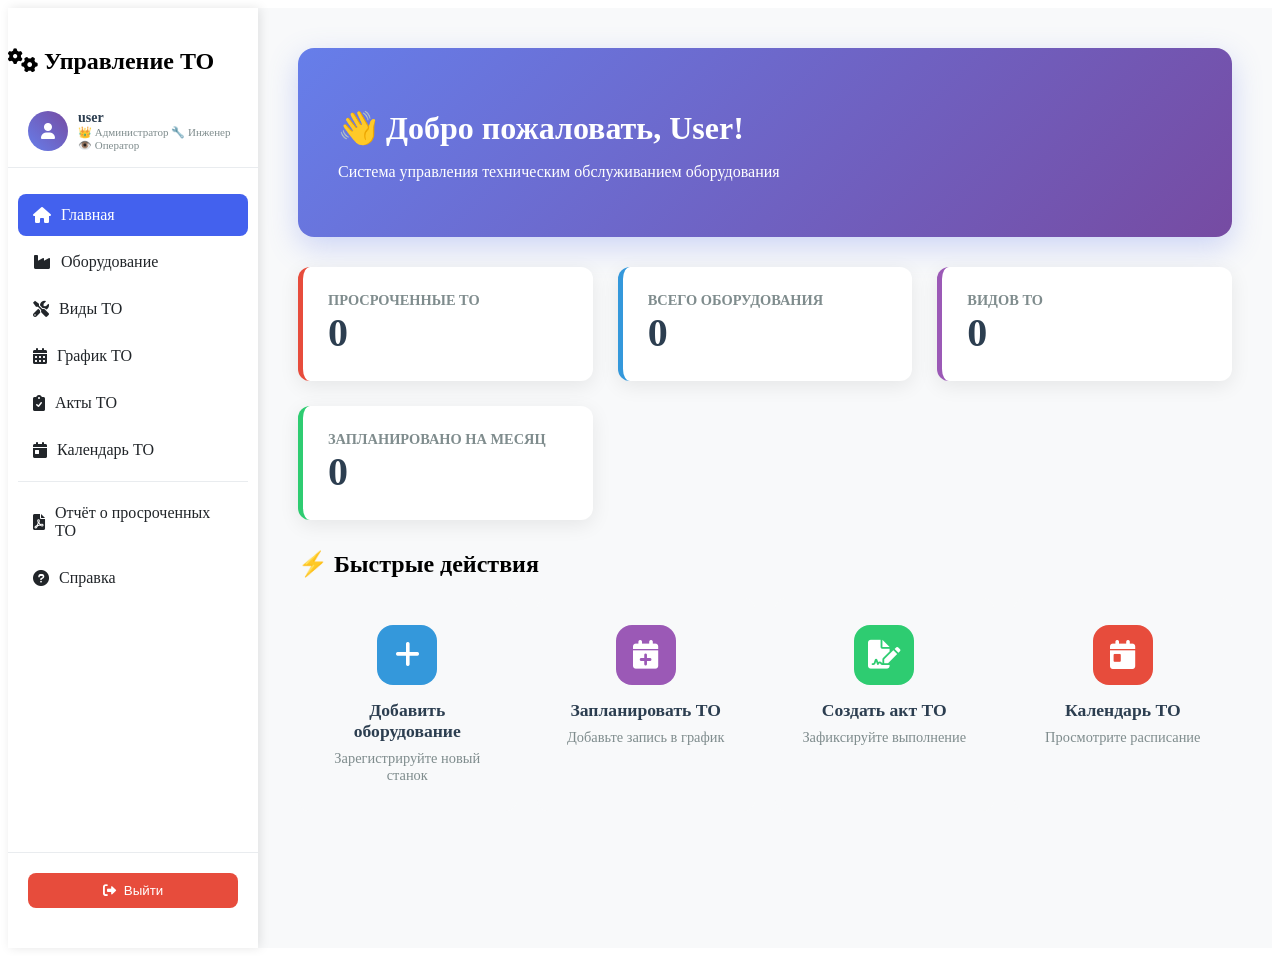
<file: src/main/resources/templates/index.html>
<!-- src/main/resources/templates/index.html -->
<!DOCTYPE html>
<html xmlns:th="http://www.thymeleaf.org"
      xmlns:sec="http://www.thymeleaf.org/extras/spring-security">
<head>
    <meta charset="UTF-8">
    <meta name="viewport" content="width=device-width, initial-scale=1.0">
    <title>Панель управления ТО | Система ТО</title>
    <link rel="stylesheet" th:href="@{/css/style.css}">
    <link rel="stylesheet" href="https://cdnjs.cloudflare.com/ajax/libs/font-awesome/6.0.0/css/all.min.css">
    <style>
        .sidebar {
            width: 250px;
            background: rgba(255, 255, 255, 0.95);
            padding: 20px 0;
            position: fixed;
            height: 100vh;
            overflow-y: auto;
            box-shadow: 2px 0 10px rgba(0,0,0,0.1);
            display: flex;
            flex-direction: column;
        }

        .nav-menu {
            list-style: none;
            padding: 0 10px;
            flex: 1;
        }

        .nav-menu li {
            margin-bottom: 5px;
        }

        .nav-menu a {
            display: flex;
            align-items: center;
            gap: 10px;
            padding: 12px 15px;
            color: #212529;
            text-decoration: none;
            border-radius: 8px;
            transition: all 0.3s;
            font-weight: 500;
        }

        .nav-menu a:hover {
            background: #f0f2ff;
            color: #4361ee;
        }

        .nav-menu a.active {
            background: #4361ee;
            color: white;
        }

        .main-content {
            flex: 1;
            margin-left: 250px;
            padding: 20px;
            background: #f8f9fa;
            min-height: 100vh;
        }

        .dashboard {
            padding: 20px;
        }

        .welcome-section {
            background: linear-gradient(135deg, #667eea 0%, #764ba2 100%);
            color: white;
            padding: 40px;
            border-radius: 16px;
            margin-bottom: 30px;
            box-shadow: 0 10px 30px rgba(102, 126, 234, 0.3);
        }

        .welcome-section h1 {
            font-size: 2rem;
            margin-bottom: 10px;
        }

        .stats-grid {
            display: grid;
            grid-template-columns: repeat(auto-fit, minmax(250px, 1fr));
            gap: 25px;
            margin-bottom: 30px;
        }

        .stat-card {
            background: white;
            padding: 25px;
            border-radius: 12px;
            box-shadow: 0 5px 20px rgba(0,0,0,0.08);
            border-left: 5px solid;
        }

        .stat-card.overdue { border-left-color: #e74c3c; }
        .stat-card.machines { border-left-color: #3498db; }
        .stat-card.types { border-left-color: #9b59b6; }
        .stat-card.schedule { border-left-color: #2ecc71; }

        .stat-value {
            font-size: 2.5rem;
            font-weight: 700;
            color: #2c3e50;
        }

        .stat-title {
            font-size: 0.9rem;
            color: #7f8c8d;
            text-transform: uppercase;
            font-weight: 600;
        }

        .actions-grid {
            display: grid;
            grid-template-columns: repeat(auto-fit, minmax(200px, 1fr));
            gap: 20px;
        }

        .action-card {
            background: #f8f9fa;
            padding: 25px;
            border-radius: 12px;
            text-align: center;
            text-decoration: none;
            color: inherit;
            transition: all 0.3s;
            border: 2px solid transparent;
            display: block;
        }

        .action-card:hover {
            background: white;
            border-color: #3498db;
            transform: translateY(-3px);
            box-shadow: 0 8px 25px rgba(52, 152, 219, 0.2);
        }

        .action-icon {
            width: 60px;
            height: 60px;
            margin: 0 auto 15px;
            border-radius: 16px;
            display: flex;
            align-items: center;
            justify-content: center;
            font-size: 1.8rem;
            color: white;
        }

        .action-card:nth-child(1) .action-icon { background: #3498db; }
        .action-card:nth-child(2) .action-icon { background: #9b59b6; }
        .action-card:nth-child(3) .action-icon { background: #2ecc71; }
        .action-card:nth-child(4) .action-icon { background: #e74c3c; }

        .action-title {
            font-size: 1.1rem;
            font-weight: 600;
            color: #2c3e50;
            margin-bottom: 8px;
        }

        .action-desc {
            font-size: 0.9rem;
            color: #7f8c8d;
        }

        /* Выпадающее меню отчётов */
        .submenu {
            display: none;
            padding-left: 25px;
        }

        .submenu a {
            font-size: 13px !important;
            padding: 8px 10px !important;
        }

        .submenu.show {
            display: block;
        }

        @media (max-width: 768px) {
            .sidebar {
                position: relative;
                width: 100%;
                height: auto;
                padding: 10px;
            }

            .nav-menu {
                display: flex;
                flex-wrap: wrap;
                gap: 5px;
                padding: 0 5px;
            }

            .nav-menu li {
                margin-bottom: 0;
            }

            .nav-menu a {
                padding: 8px 12px;
                font-size: 13px;
                gap: 5px;
                white-space: nowrap;
            }

            .main-content {
                margin-left: 0;
                padding: 10px;
            }

            .welcome-section {
                padding: 20px;
            }

            .welcome-section h1 {
                font-size: 1.3rem;
            }

            .stats-grid {
                grid-template-columns: 1fr 1fr;
                gap: 10px;
            }

            .stat-card {
                padding: 15px;
            }

            .stat-value {
                font-size: 1.5rem;
            }

            .stat-title {
                font-size: 0.75rem;
            }

            .actions-grid {
                grid-template-columns: 1fr 1fr;
                gap: 10px;
            }

            .action-card {
                padding: 15px;
            }

            .action-icon {
                width: 40px;
                height: 40px;
                font-size: 1.2rem;
                border-radius: 12px;
            }

            .action-title {
                font-size: 0.9rem;
            }

            .action-desc {
                font-size: 0.75rem;
            }

            .btn {
                width: 100%;
                justify-content: center;
                padding: 12px;
                font-size: 16px;
            }
        }
    </style>
</head>
<body>
<div class="container">
    <div class="sidebar">
        <h2><i class="fas fa-cogs"></i> Управление ТО</h2>

        <!-- Информация о пользователе -->
        <div style="padding: 15px 20px; border-bottom: 1px solid #e9ecef; margin-bottom: 10px;">
            <div style="display: flex; align-items: center; gap: 10px;">
                <div style="width: 40px; height: 40px; background: linear-gradient(45deg, #667eea, #764ba2); border-radius: 50%; display: flex; align-items: center; justify-content: center; color: white; font-size: 16px;">
                    <i class="fas fa-user"></i>
                </div>
                <div style="flex: 1; min-width: 0;">
                    <div style="font-size: 14px; font-weight: 600; color: #2c3e50; white-space: nowrap; overflow: hidden; text-overflow: ellipsis;">
                        <span sec:authentication="name">user</span>
                    </div>
                    <div style="font-size: 11px; color: #7f8c8d;">
                        <span sec:authorize="hasRole('ROLE_ADMIN')">👑 Администратор</span>
                        <span sec:authorize="hasRole('ROLE_ENGINEER')">🔧 Инженер</span>
                        <span sec:authorize="hasRole('ROLE_OPERATOR')">👁️ Оператор</span>
                    </div>
                </div>
            </div>
        </div>

        <ul class="nav-menu">
            <li><a class="active" href="/"><i class="fas fa-home"></i> Главная</a></li>
            <li><a href="/machines"><i class="fas fa-industry"></i> Оборудование</a></li>
            <li><a href="/maintenance-types"><i class="fas fa-tools"></i> Виды ТО</a></li>
            <li><a href="/schedule"><i class="fas fa-calendar-alt"></i> График ТО</a></li>
            <li><a href="/maintenance-acts"><i class="fas fa-clipboard-check"></i> Акты ТО</a></li>
            <li><a href="/calendar"><i class="fas fa-calendar-day"></i> Календарь ТО</a></li>

            <li sec:authorize="hasAnyRole('ROLE_ADMIN', 'ROLE_ENGINEER')"
                style="border-top:1px solid #e9ecef; margin-top:10px; padding-top:10px;">
                <a href="/reports/overdue">
                    <i class="fas fa-file-pdf"></i> Отчёт о просроченных ТО
                </a>
            </li>

            <li><a href="/help"><i class="fas fa-question-circle"></i> Справка</a></li>
        </ul>

        <!-- Кнопка выхода -->
        <div style="padding: 20px; border-top: 1px solid #e9ecef;">
            <form th:action="@{/logout}" method="post">
                <button type="submit" style="width: 100%; padding: 10px; background: #e74c3c; color: white; border: none; border-radius: 8px; cursor: pointer; display: flex; align-items: center; justify-content: center; gap: 8px;">
                    <i class="fas fa-sign-out-alt"></i> Выйти
                </button>
            </form>
        </div>
    </div>

    <div class="main-content">
        <div class="dashboard">
            <div class="welcome-section">
                <h1>👋 Добро пожаловать, <span sec:authentication="name">User</span>!</h1>
                <p>Система управления техническим обслуживанием оборудования</p>
            </div>

            <div class="stats-grid">
                <div class="stat-card overdue">
                    <div class="stat-title">Просроченные ТО</div>
                    <div class="stat-value" th:text="${overdueCount}">0</div>
                </div>
                <div class="stat-card machines">
                    <div class="stat-title">Всего оборудования</div>
                    <div class="stat-value" th:text="${machineCount}">0</div>
                </div>
                <div class="stat-card types">
                    <div class="stat-title">Видов ТО</div>
                    <div class="stat-value" th:text="${typesCount}">0</div>
                </div>
                <div class="stat-card schedule">
                    <div class="stat-title">Запланировано на месяц</div>
                    <div class="stat-value" th:text="${scheduledCount}">0</div>
                </div>
            </div>

            <h2 style="margin-bottom: 20px;">⚡ Быстрые действия</h2>
            <div class="actions-grid">
                <a href="/machines" class="action-card">
                    <div class="action-icon"><i class="fas fa-plus"></i></div>
                    <div class="action-title">Добавить оборудование</div>
                    <div class="action-desc">Зарегистрируйте новый станок</div>
                </a>
                <a href="/schedule" class="action-card">
                    <div class="action-icon"><i class="fas fa-calendar-plus"></i></div>
                    <div class="action-title">Запланировать ТО</div>
                    <div class="action-desc">Добавьте запись в график</div>
                </a>
                <a href="/maintenance-acts" class="action-card">
                    <div class="action-icon"><i class="fas fa-file-signature"></i></div>
                    <div class="action-title">Создать акт ТО</div>
                    <div class="action-desc">Зафиксируйте выполнение</div>
                </a>
                <a href="/calendar" class="action-card">
                    <div class="action-icon"><i class="fas fa-calendar-day"></i></div>
                    <div class="action-title">Календарь ТО</div>
                    <div class="action-desc">Просмотрите расписание</div>
                </a>
            </div>
        </div>
    </div>
</div>


</body>
</html>
</file>
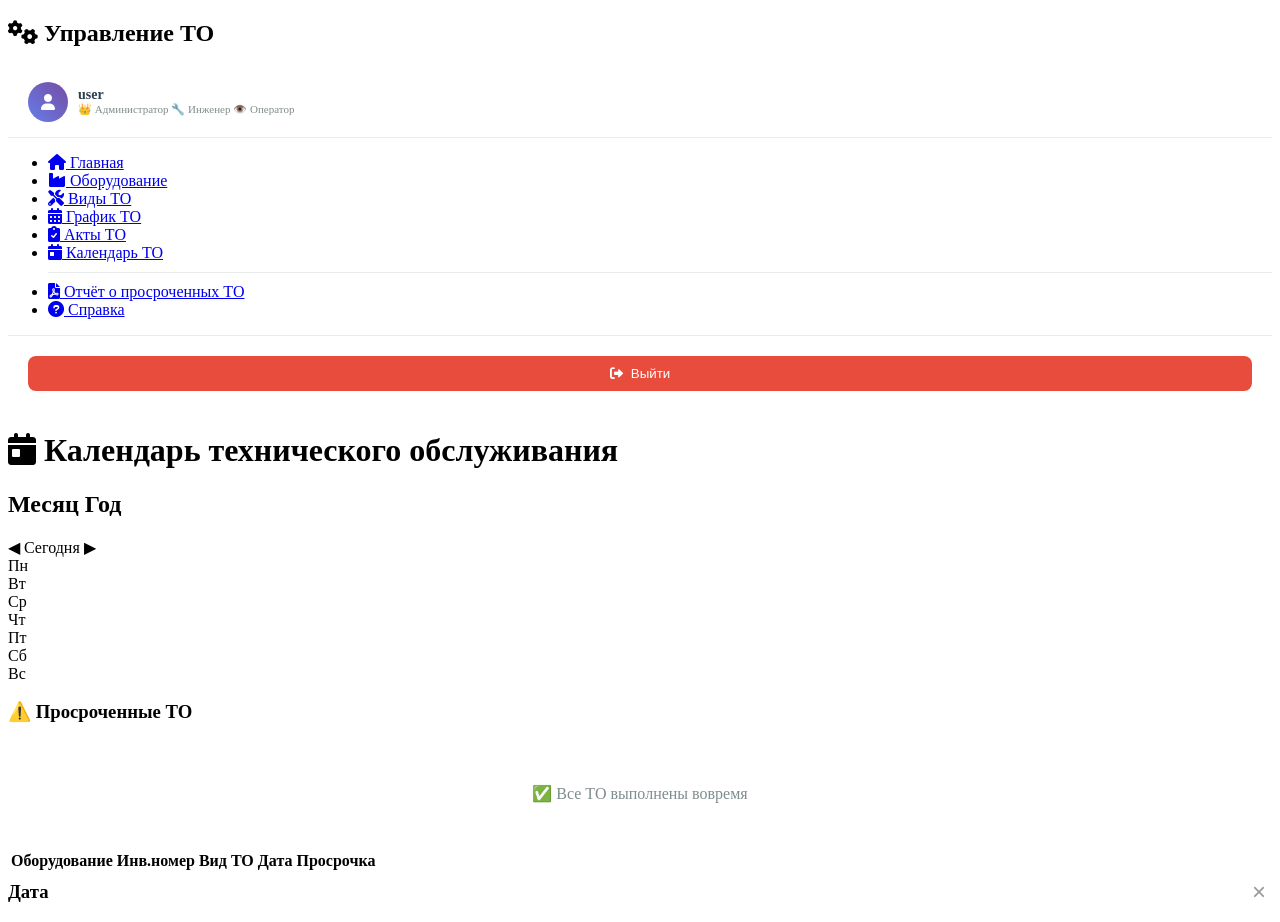
<file: src/main/resources/templates/calendar.html>
<!-- src/main/resources/templates/calendar.html -->
<!DOCTYPE html>
<html xmlns:th="http://www.thymeleaf.org"
      xmlns:sec="http://www.thymeleaf.org/extras/spring-security">
<head>
    <meta charset="UTF-8">
    <meta name="viewport" content="width=device-width, initial-scale=1.0">
    <title>Календарь ТО | Система ТО</title>
    <link rel="stylesheet" th:href="@{/css/style.css}">
    <link rel="stylesheet" th:href="@{/css/buttons.css}">
    <link rel="stylesheet" href="https://cdnjs.cloudflare.com/ajax/libs/font-awesome/6.0.0/css/all.min.css">

</head>
<body>
<div class="container">
    <!-- Боковое меню -->
    <div class="sidebar">
        <h2><i class="fas fa-cogs"></i> Управление ТО</h2>

        <div style="padding: 15px 20px; border-bottom: 1px solid #e9ecef; margin-bottom: 10px;">
            <div style="display: flex; align-items: center; gap: 10px;">
                <div style="width: 40px; height: 40px; background: linear-gradient(45deg, #667eea, #764ba2); border-radius: 50%; display: flex; align-items: center; justify-content: center; color: white; font-size: 16px;">
                    <i class="fas fa-user"></i>
                </div>
                <div>
                    <div style="font-size: 14px; font-weight: 600; color: #2c3e50;" sec:authentication="name">user</div>
                    <div style="font-size: 11px; color: #7f8c8d;">
                        <span sec:authorize="hasRole('ROLE_ADMIN')">👑 Администратор</span>
                        <span sec:authorize="hasRole('ROLE_ENGINEER')">🔧 Инженер</span>
                        <span sec:authorize="hasRole('ROLE_OPERATOR')">👁️ Оператор</span>
                    </div>
                </div>
            </div>
        </div>

        <ul class="nav-menu">
            <li><a href="/"><i class="fas fa-home"></i> Главная</a></li>
            <li><a href="/machines"><i class="fas fa-industry"></i> Оборудование</a></li>
            <li><a href="/maintenance-types"><i class="fas fa-tools"></i> Виды ТО</a></li>
            <li><a href="/schedule"><i class="fas fa-calendar-alt"></i> График ТО</a></li>
            <li><a href="/maintenance-acts"><i class="fas fa-clipboard-check"></i> Акты ТО</a></li>
            <li><a class="active" href="/calendar"><i class="fas fa-calendar-day"></i> Календарь ТО</a></li>
            <!-- Отчёты (только для ADMIN и ENGINEER) -->
            <!-- Отчёт (только для ADMIN и ENGINEER) -->
            <li sec:authorize="hasAnyRole('ROLE_ADMIN', 'ROLE_ENGINEER')"
                style="border-top:1px solid #e9ecef; margin-top:10px; padding-top:10px;">
                <a href="/reports/overdue">
                    <i class="fas fa-file-pdf"></i> Отчёт о просроченных ТО
                </a>
            </li>
            <li><a href="/help"><i class="fas fa-question-circle"></i> Справка</a></li>
        </ul>

        <div style="padding: 20px; border-top: 1px solid #e9ecef;">
            <form th:action="@{/logout}" method="post">
                <button type="submit" style="width: 100%; padding: 10px; background: #e74c3c; color: white; border: none; border-radius: 8px; cursor: pointer; display: flex; align-items: center; justify-content: center; gap: 8px;">
                    <i class="fas fa-sign-out-alt"></i> Выйти
                </button>
            </form>
        </div>
    </div>

    <div class="main-content">
        <header>
            <h1><i class="fas fa-calendar-day"></i> Календарь технического обслуживания</h1>
        </header>

        <div class="calendar-container">
            <div class="calendar-header">
                <h2 th:text="${monthName + ' ' + year}">Месяц Год</h2>
                <div class="month-nav">
                    <a th:href="@{/calendar(year=${prevMonth}, month=${prevMonthNum})}" class="nav-btn">◀</a>
                    <a th:href="@{/calendar}" class="today-btn">Сегодня</a>
                    <a th:href="@{/calendar(year=${nextMonth}, month=${nextMonthNum})}" class="nav-btn">▶</a>
                </div>
            </div>

            <div class="week-days">
                <div class="week-day">Пн</div><div class="week-day">Вт</div>
                <div class="week-day">Ср</div><div class="week-day">Чт</div>
                <div class="week-day">Пт</div><div class="week-day">Сб</div>
                <div class="week-day">Вс</div>
            </div>

            <div class="calendar-days">
                <th:block th:each="week : ${calendarWeeks}">
                    <div th:each="day : ${week}"
                         th:class="'day-cell' +
                                 (${day.monthValue != month} ? ' other-month' : '') +
                                 (${day.equals(today)} ? ' today' : '') +
                                 (${calendarData.containsKey(day)} ? ' has-maintenance' : '')"
                         th:data-date="${day}">
                        <div class="day-number" th:text="${day.dayOfMonth}"></div>
                        <div class="maintenance-list">
                            <th:block th:if="${calendarData.containsKey(day)}">
                                <div th:each="m : ${calendarData.get(day)}" class="maintenance-item" th:text="${m}"></div>
                            </th:block>
                        </div>
                    </div>
                </th:block>
            </div>
        </div>

        <div class="overdue-section">
            <h3 style="margin-bottom: 15px;">⚠️ Просроченные ТО</h3>
            <div th:if="${overdue == null or overdue.empty}" style="text-align:center;padding:30px;color:#7f8c8d;">
                <p>✅ Все ТО выполнены вовремя</p>
            </div>
            <div th:if="${overdue != null and not overdue.empty}" style="overflow-x:auto;">
                <table class="overdue-table">
                    <thead>
                    <tr>
                        <th>Оборудование</th>
                        <th>Инв.номер</th>
                        <th>Вид ТО</th>
                        <th>Дата</th>
                        <th>Просрочка</th>
                    </tr>
                    </thead>
                    <tbody>
                    <tr th:each="item : ${overdue}">
                        <td th:text="${item.machine}"></td>
                        <td th:text="${item.invNumber}"></td>
                        <td th:text="${item.type}"></td>
                        <td th:text="${item.dueDate}"></td>
                        <td><span class="days-overdue" th:text="${item.daysOverdue + ' дн.'}"></span></td>
                    </tr>
                    </tbody>
                </table>
            </div>
        </div>
    </div>
</div>

<!-- Модальное окно -->
<div id="dayModal" class="day-modal">
    <div class="day-modal-content">
        <div style="display:flex; justify-content:space-between; align-items:center; margin-bottom:15px;">
            <h3 id="modalTitle" style="margin:0;">Дата</h3>
            <button onclick="closeModal()" style="background:none; border:none; font-size:24px; cursor:pointer; color:#999;">&times;</button>
        </div>
        <div id="modalContent"></div>
    </div>
</div>

<!-- Нижнее мобильное меню -->
<div class="bottom-nav" style="display:none;">
    <div class="nav-grid">
        <a href="/"><i class="fas fa-home"></i><span>Главная</span></a>
        <a href="/machines"><i class="fas fa-industry"></i><span>Оборуд.</span></a>
        <a href="/maintenance-types"><i class="fas fa-tools"></i><span>Виды ТО</span></a>
        <a href="/schedule"><i class="fas fa-calendar-alt"></i><span>График</span></a>
        <a href="/calendar" class="active"><i class="fas fa-calendar-day"></i><span>Календарь</span></a>
        <a href="/help"><i class="fas fa-question-circle"></i><span>Справка</span></a>
    </div>
</div>

<script>
    // Клик по ячейке календаря
    document.querySelectorAll('.day-cell.has-maintenance').forEach(function(cell) {
        cell.addEventListener('click', function() {
            var date = this.getAttribute('data-date');
            var items = this.querySelectorAll('.maintenance-item');
            var events = [];
            items.forEach(function(item) {
                events.push(item.textContent.trim());
            });

            document.getElementById('modalTitle').textContent = '📅 ' + date;

            if (events.length > 0) {
                var html = '';
                events.forEach(function(e) {
                    html += '<div style="background:#f8f9fa; padding:12px; margin-bottom:6px; border-radius:8px; border-left:4px solid #f39c12;">' + e + '</div>';
                });
                document.getElementById('modalContent').innerHTML = html;
            } else {
                document.getElementById('modalContent').innerHTML = '<div style="text-align:center; padding:20px; color:#7f8c8d;">Нет запланированных ТО</div>';
            }

            document.getElementById('dayModal').style.display = 'flex';
        });
    });

    function closeModal() {
        document.getElementById('dayModal').style.display = 'none';
    }

    // Закрытие по клику на фон
    document.getElementById('dayModal').addEventListener('click', function(e) {
        if (e.target === this) closeModal();
    });
</script>

</body>
</html>
</file>
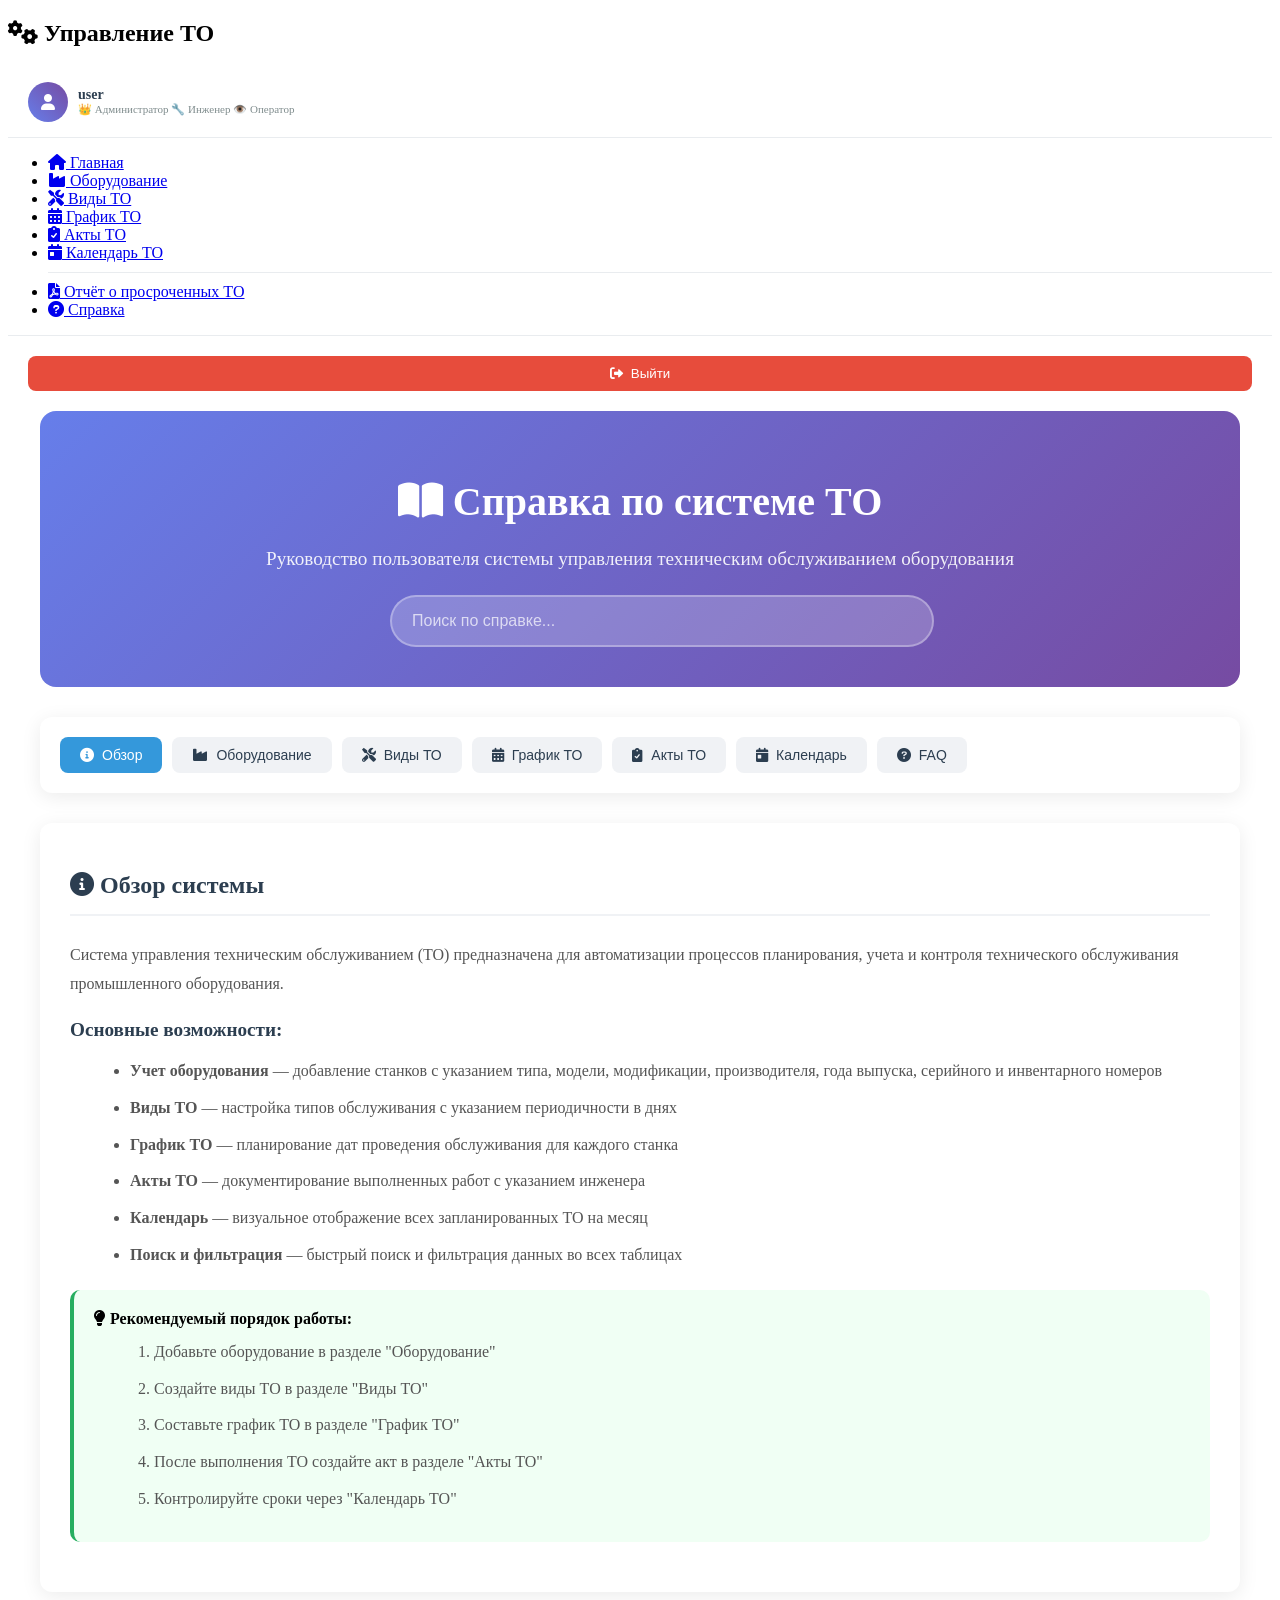
<file: src/main/resources/templates/help.html>
<!-- src/main/resources/templates/help.html -->
<!DOCTYPE html>
<html xmlns:th="http://www.thymeleaf.org" xmlns:sec="http://www.w3.org/1999/xhtml">
<head>
    <meta charset="UTF-8">
    <meta name="viewport" content="width=device-width, initial-scale=1.0">
    <title>Справка | Система ТО</title>
    <link rel="stylesheet" th:href="@{/css/style.css}">
    <link rel="stylesheet" href="https://cdnjs.cloudflare.com/ajax/libs/font-awesome/6.0.0/css/all.min.css">
    <style>
        .help-container {
            max-width: 1200px;
            margin: 0 auto;
        }

        .help-header {
            background: linear-gradient(135deg, #667eea 0%, #764ba2 100%);
            color: white;
            padding: 40px;
            border-radius: 16px;
            margin-bottom: 30px;
            text-align: center;
        }

        .help-header h1 {
            font-size: 2.5rem;
            margin-bottom: 15px;
            font-weight: 700;
        }

        .help-header p {
            font-size: 1.2rem;
            opacity: 0.9;
            line-height: 1.6;
        }

        .help-search {
            margin-top: 20px;
            max-width: 500px;
            margin-left: auto;
            margin-right: auto;
        }

        .help-search input {
            width: 100%;
            padding: 15px 20px;
            border: 2px solid rgba(255,255,255,0.3);
            border-radius: 30px;
            background: rgba(255,255,255,0.2);
            color: white;
            font-size: 16px;
        }

        .help-search input::placeholder {
            color: rgba(255,255,255,0.7);
        }

        .help-nav {
            display: flex;
            gap: 10px;
            flex-wrap: wrap;
            margin-bottom: 30px;
            padding: 20px;
            background: white;
            border-radius: 12px;
            box-shadow: 0 4px 20px rgba(0,0,0,0.08);
        }

        .help-nav-btn {
            padding: 10px 20px;
            background: #f0f2f5;
            border: none;
            border-radius: 8px;
            cursor: pointer;
            font-size: 14px;
            font-weight: 500;
            color: #2c3e50;
            transition: all 0.2s;
            display: flex;
            align-items: center;
            gap: 8px;
        }

        .help-nav-btn:hover, .help-nav-btn.active {
            background: #3498db;
            color: white;
        }

        .help-section {
            background: white;
            border-radius: 12px;
            padding: 30px;
            margin-bottom: 20px;
            box-shadow: 0 4px 20px rgba(0,0,0,0.08);
            display: none;
        }

        .help-section.active {
            display: block;
        }

        .help-section h2 {
            color: #2c3e50;
            font-size: 1.5rem;
            margin-bottom: 25px;
            padding-bottom: 15px;
            border-bottom: 2px solid #f0f2f5;
        }

        .help-section h3 {
            color: #2c3e50;
            font-size: 1.2rem;
            margin: 20px 0 15px 0;
        }

        .help-section p {
            color: #555;
            line-height: 1.8;
            margin-bottom: 15px;
        }

        .help-section ul {
            margin-left: 20px;
            margin-bottom: 20px;
        }

        .help-section li {
            color: #555;
            line-height: 1.8;
            margin-bottom: 8px;
        }

        .info-card {
            background: #f8f9fa;
            padding: 20px;
            border-radius: 10px;
            border-left: 4px solid #3498db;
            margin: 20px 0;
        }

        .info-card.warning {
            border-left-color: #f39c12;
            background: #fff9db;
        }

        .info-card.tip {
            border-left-color: #27ae60;
            background: #f0fff4;
        }

        .field-table {
            width: 100%;
            border-collapse: collapse;
            margin: 20px 0;
        }

        .field-table th {
            background: #f8f9fa;
            padding: 12px 15px;
            text-align: left;
            font-weight: 600;
            border-bottom: 2px solid #dee2e6;
        }

        .field-table td {
            padding: 12px 15px;
            border-bottom: 1px solid #e9ecef;
        }

        .field-table .required {
            color: #e74c3c;
            font-weight: 600;
        }

        .field-table .optional {
            color: #7f8c8d;
        }

        .faq-item {
            margin-bottom: 15px;
            border: 1px solid #e9ecef;
            border-radius: 10px;
            overflow: hidden;
        }

        .faq-question {
            padding: 15px 20px;
            background: #f8f9fa;
            cursor: pointer;
            font-weight: 600;
            color: #2c3e50;
            display: flex;
            justify-content: space-between;
            align-items: center;
        }

        .faq-question:hover {
            background: #e8f4ff;
        }

        .faq-answer {
            padding: 20px;
            display: none;
            color: #555;
            line-height: 1.8;
        }

        .faq-item.open .faq-answer {
            display: block;
        }

        .faq-item.open .faq-question {
            background: #3498db;
            color: white;
        }

        .shortcut-grid {
            display: grid;
            grid-template-columns: repeat(auto-fit, minmax(250px, 1fr));
            gap: 15px;
            margin: 20px 0;
        }

        .shortcut-item {
            background: #f8f9fa;
            padding: 20px;
            border-radius: 10px;
            text-align: center;
        }

        .shortcut-key {
            display: inline-block;
            background: #2c3e50;
            color: white;
            padding: 5px 12px;
            border-radius: 6px;
            font-size: 14px;
            font-weight: 600;
            font-family: 'Courier New', monospace;
            margin-bottom: 10px;
        }

        @media (max-width: 768px) {
            .help-nav {
                flex-direction: column;
            }
            .help-nav-btn {
                justify-content: center;
            }
            .help-header {
                padding: 30px 20px;
            }
            .help-header h1 {
                font-size: 2rem;
            }
        }
    </style>
</head>
<body>
<div class="container">
    <div class="sidebar">
        <h2><i class="fas fa-cogs"></i> Управление ТО</h2>

        <!-- Информация о пользователе -->
        <div style="padding: 15px 20px; border-bottom: 1px solid #e9ecef; margin-bottom: 10px;">
            <div style="display: flex; align-items: center; gap: 10px;">
                <div style="width: 40px; height: 40px; background: linear-gradient(45deg, #667eea, #764ba2); border-radius: 50%; display: flex; align-items: center; justify-content: center; color: white; font-size: 16px;">
                    <i class="fas fa-user"></i>
                </div>
                <div style="flex: 1; min-width: 0;">
                    <div style="font-size: 14px; font-weight: 600; color: #2c3e50; white-space: nowrap; overflow: hidden; text-overflow: ellipsis;">
                        <span sec:authentication="name">user</span>
                    </div>
                    <div style="font-size: 11px; color: #7f8c8d;">
                        <span sec:authorize="hasRole('ROLE_ADMIN')">👑 Администратор</span>
                        <span sec:authorize="hasRole('ROLE_ENGINEER')">🔧 Инженер</span>
                        <span sec:authorize="hasRole('ROLE_OPERATOR')">👁️ Оператор</span>
                    </div>
                </div>
            </div>
        </div>

        <ul class="nav-menu">
            <li><a href="/"><i class="fas fa-home"></i> Главная</a></li>
            <li><a href="/machines"><i class="fas fa-industry"></i> Оборудование</a></li>
            <li><a href="/maintenance-types"><i class="fas fa-tools"></i> Виды ТО</a></li>
            <li><a href="/schedule"><i class="fas fa-calendar-alt"></i> График ТО</a></li>
            <li><a href="/maintenance-acts"><i class="fas fa-clipboard-check"></i> Акты ТО</a></li>
            <li><a href="/calendar"><i class="fas fa-calendar-day"></i> Календарь ТО</a></li>
            <!-- Отчёты (только для ADMIN и ENGINEER) -->
            <li sec:authorize="hasAnyRole('ROLE_ADMIN', 'ROLE_ENGINEER')"
                style="border-top:1px solid #e9ecef; margin-top:10px; padding-top:10px;">
                <a href="/reports/overdue">
                    <i class="fas fa-file-pdf"></i> Отчёт о просроченных ТО
                </a>
            </li>
            <li><a href="/help" class="active"><i class="fas fa-question-circle"></i> Справка</a></li>
        </ul>

        <!-- Кнопка выхода -->
        <div style="padding: 20px; border-top: 1px solid #e9ecef;">
            <form th:action="@{/logout}" method="post">
                <button type="submit" style="width: 100%; padding: 10px; background: #e74c3c; color: white; border: none; border-radius: 8px; cursor: pointer; display: flex; align-items: center; justify-content: center; gap: 8px;">
                    <i class="fas fa-sign-out-alt"></i> Выйти
                </button>
            </form>
        </div>
    </div>

    <div class="main-content">
        <div class="help-container">
            <div class="help-header">
                <h1><i class="fas fa-book-open"></i> Справка по системе ТО</h1>
                <p>Руководство пользователя системы управления техническим обслуживанием оборудования</p>
                <div class="help-search">
                    <input type="text" id="helpSearch" placeholder="Поиск по справке...">
                </div>
            </div>

            <div class="help-nav">
                <button class="help-nav-btn active" data-section="overview">
                    <i class="fas fa-info-circle"></i> Обзор
                </button>
                <button class="help-nav-btn" data-section="machines">
                    <i class="fas fa-industry"></i> Оборудование
                </button>
                <button class="help-nav-btn" data-section="types">
                    <i class="fas fa-tools"></i> Виды ТО
                </button>
                <button class="help-nav-btn" data-section="schedule">
                    <i class="fas fa-calendar-alt"></i> График ТО
                </button>
                <button class="help-nav-btn" data-section="acts">
                    <i class="fas fa-clipboard-check"></i> Акты ТО
                </button>
                <button class="help-nav-btn" data-section="calendar">
                    <i class="fas fa-calendar-day"></i> Календарь
                </button>
                <button class="help-nav-btn" data-section="faq">
                    <i class="fas fa-question-circle"></i> FAQ
                </button>
            </div>

            <!-- Обзор системы -->
            <div class="help-section active" id="overview">
                <h2><i class="fas fa-info-circle"></i> Обзор системы</h2>

                <p>Система управления техническим обслуживанием (ТО) предназначена для автоматизации процессов планирования, учета и контроля технического обслуживания промышленного оборудования.</p>

                <h3>Основные возможности:</h3>
                <ul>
                    <li><strong>Учет оборудования</strong> — добавление станков с указанием типа, модели, модификации, производителя, года выпуска, серийного и инвентарного номеров</li>
                    <li><strong>Виды ТО</strong> — настройка типов обслуживания с указанием периодичности в днях</li>
                    <li><strong>График ТО</strong> — планирование дат проведения обслуживания для каждого станка</li>
                    <li><strong>Акты ТО</strong> — документирование выполненных работ с указанием инженера</li>
                    <li><strong>Календарь</strong> — визуальное отображение всех запланированных ТО на месяц</li>
                    <li><strong>Поиск и фильтрация</strong> — быстрый поиск и фильтрация данных во всех таблицах</li>
                </ul>

                <div class="info-card tip">
                    <strong><i class="fas fa-lightbulb"></i> Рекомендуемый порядок работы:</strong>
                    <ol style="margin: 10px 0 0 20px;">
                        <li>Добавьте оборудование в разделе "Оборудование"</li>
                        <li>Создайте виды ТО в разделе "Виды ТО"</li>
                        <li>Составьте график ТО в разделе "График ТО"</li>
                        <li>После выполнения ТО создайте акт в разделе "Акты ТО"</li>
                        <li>Контролируйте сроки через "Календарь ТО"</li>
                    </ol>
                </div>
            </div>

            <!-- Управление оборудованием -->
            <div class="help-section" id="machines">
                <h2><i class="fas fa-industry"></i> Управление оборудованием</h2>

                <p>Раздел предназначен для ведения реестра обслуживаемого оборудования. Каждый станок имеет подробную карточку с техническими характеристиками.</p>

                <h3>Поля карточки оборудования:</h3>
                <table class="field-table">
                    <thead>
                    <tr>
                        <th>Поле</th>
                        <th>Обязательность</th>
                        <th>Описание</th>
                    </tr>
                    </thead>
                    <tbody>
                    <tr>
                        <td>Тип оборудования</td>
                        <td><span class="required">Обязательное</span></td>
                        <td>Выбирается из справочника типов (Токарный станок, Фрезерный станок, Пресс и т.д.)</td>
                    </tr>
                    <tr>
                        <td>Модель</td>
                        <td><span class="required">Обязательное</span></td>
                        <td>Модель станка (например: CTX-500, FV-580, HP-300)</td>
                    </tr>
                    <tr>
                        <td>Модификация</td>
                        <td><span class="optional">Необязательное</span></td>
                        <td>Исполнение, поколение или серия (например: 1-е поколение, Усиленная, Серия С). Позволяет различать станки одной модели</td>
                    </tr>
                    <tr>
                        <td>Производитель</td>
                        <td><span class="required">Обязательное</span></td>
                        <td>Завод-изготовитель (например: DMG MORI, Haas, СтанкоМаш)</td>
                    </tr>
                    <tr>
                        <td>Год выпуска</td>
                        <td><span class="optional">Необязательное</span></td>
                        <td>Год производства станка. Отображается цветом: зеленый — новые (2020+), желтый — средние (2010-2019), серый — старые (до 2010)</td>
                    </tr>
                    <tr>
                        <td>Серийный номер</td>
                        <td><span class="optional">Необязательное</span></td>
                        <td>Заводской серийный номер станка</td>
                    </tr>
                    <tr>
                        <td>Инвентарный номер</td>
                        <td><span class="required">Обязательное</span></td>
                        <td>Уникальный инвентарный номер в вашей организации</td>
                    </tr>
                    <tr>
                        <td>Дата ввода</td>
                        <td><span class="required">Обязательное</span></td>
                        <td>Дата ввода станка в эксплуатацию</td>
                    </tr>
                    </tbody>
                </table>

                <h3>Поиск и фильтрация:</h3>
                <ul>
                    <li><strong>Поиск</strong> — введите текст в поле поиска для фильтрации по всем полям (тип, модель, модификация, производитель, серийный и инвентарный номера)</li>
                    <li><strong>Фильтр по типу</strong> — выберите тип оборудования из выпадающего списка</li>
                    <li><strong>Фильтр по году</strong> — фильтрация новых (2020+), средних (2010-2019) или старых (до 2010) станков</li>
                    <li><strong>Сброс</strong> — кнопка "Сбросить" очищает все фильтры</li>
                </ul>

                <div class="info-card">
                    <strong><i class="fas fa-info-circle"></i> Важно:</strong> Инвентарный номер должен быть уникальным. Система не позволит создать два станка с одинаковым инвентарным номером.
                </div>
            </div>

            <!-- Виды ТО -->
            <div class="help-section" id="types">
                <h2><i class="fas fa-tools"></i> Виды технического обслуживания</h2>

                <p>Справочник видов технического обслуживания с указанием периодичности выполнения.</p>

                <h3>Поля справочника:</h3>
                <table class="field-table">
                    <thead>
                    <tr>
                        <th>Поле</th>
                        <th>Описание</th>
                    </tr>
                    </thead>
                    <tbody>
                    <tr>
                        <td>Название</td>
                        <td>Наименование вида ТО (например: Ежемесячное ТО, Замена масла, Калибровка)</td>
                    </tr>
                    <tr>
                        <td>Интервал (дней)</td>
                        <td>Периодичность выполнения в днях (от 1 до 365)</td>
                    </tr>
                    </tbody>
                </table>

                <h3>Категории интервалов:</h3>
                <ul>
                    <li><span style="color:#e74c3c;">●</span> <strong>Ежедневные</strong> — 1 день</li>
                    <li><span style="color:#f39c12;">●</span> <strong>Еженедельные</strong> — 2-7 дней</li>
                    <li><span style="color:#2980b9;">●</span> <strong>Ежемесячные</strong> — 8-30 дней</li>
                    <li><span style="color:#8e44ad;">●</span> <strong>Квартальные</strong> — 31-90 дней</li>
                    <li><span style="color:#27ae60;">●</span> <strong>Годовые</strong> — более 90 дней</li>
                </ul>

                <div class="info-card tip">
                    <strong><i class="fas fa-lightbulb"></i> Совет:</strong> При создании акта ТО система автоматически обновляет график: дата последнего ТО становится текущей, а дата следующего ТО рассчитывается как текущая дата + интервал.
                </div>
            </div>

            <!-- График ТО -->
            <div class="help-section" id="schedule">
                <h2><i class="fas fa-calendar-alt"></i> График технического обслуживания</h2>

                <p>График ТО показывает запланированные даты обслуживания для каждой пары "станок — вид ТО".</p>

                <h3>Как добавить запись в график:</h3>
                <ol>
                    <li>Выберите оборудование из выпадающего списка</li>
                    <li>Выберите вид ТО</li>
                    <li>Укажите дату последнего выполненного ТО (если было)</li>
                    <li>Укажите планируемую дату следующего ТО</li>
                    <li>Нажмите "Сохранить"</li>
                </ol>

                <h3>Статусы записей:</h3>
                <ul>
                    <li><span style="color:#e74c3c;">⚠ Просрочено</span> — дата следующего ТО уже прошла</li>
                    <li><span style="color:#2980b9;">📅 Сегодня</span> — ТО запланировано на сегодня</li>
                    <li><span style="color:#27ae60;">✓ По графику</span> — ТО запланировано на будущую дату</li>
                </ul>

                <div class="info-card warning">
                    <strong><i class="fas fa-exclamation-triangle"></i> Внимание:</strong> При создании акта ТО график обновляется автоматически — дата последнего ТО становится датой из акта, а следующая дата рассчитывается с учетом интервала.
                </div>
            </div>

            <!-- Акты ТО -->
            <div class="help-section" id="acts">
                <h2><i class="fas fa-clipboard-check"></i> Акты технического обслуживания</h2>

                <p>Акты ТО фиксируют факт выполнения технического обслуживания с указанием исполнителя и результатов.</p>

                <h3>Поля акта ТО:</h3>
                <table class="field-table">
                    <thead>
                    <tr>
                        <th>Поле</th>
                        <th>Описание</th>
                    </tr>
                    </thead>
                    <tbody>
                    <tr>
                        <td>Оборудование</td>
                        <td>Станок, на котором проводилось ТО</td>
                    </tr>
                    <tr>
                        <td>Вид ТО</td>
                        <td>Тип выполненного обслуживания</td>
                    </tr>
                    <tr>
                        <td>Дата выполнения</td>
                        <td>Дата проведения работ</td>
                    </tr>
                    <tr>
                        <td>Инженер</td>
                        <td>ФИО специалиста, выполнившего ТО</td>
                    </tr>
                    <tr>
                        <td>Примечания</td>
                        <td>Дополнительная информация о выполненной работе</td>
                    </tr>
                    <tr>
                        <td>Акт подписан</td>
                        <td>Отметка о подписании акта (чекбокс с иконкой подписи)</td>
                    </tr>
                    </tbody>
                </table>

                <div class="info-card">
                    <strong><i class="fas fa-sync-alt"></i> Автоматическое обновление графика:</strong> При создании акта ТО система автоматически обновляет график — устанавливает дату последнего ТО и рассчитывает следующую дату.
                </div>
            </div>

            <!-- Календарь -->
            <div class="help-section" id="calendar">
                <h2><i class="fas fa-calendar-day"></i> Календарь ТО</h2>

                <p>Календарь отображает все запланированные ТО на выбранный месяц в наглядном виде.</p>

                <h3>Навигация:</h3>
                <ul>
                    <li>Стрелки <i class="fas fa-chevron-left"></i> <i class="fas fa-chevron-right"></i> — переключение между месяцами</li>
                    <li>Кнопка "Сегодня" — возврат к текущему месяцу</li>
                </ul>

                <h3>Цветовые обозначения:</h3>
                <ul>
                    <li><strong>Белый</strong> — обычный день</li>
                    <li><strong>Желтый фон</strong> — день с запланированными ТО</li>
                    <li><strong>Синяя рамка</strong> — сегодняшний день</li>
                    <li><strong>Серый</strong> — дни другого месяца</li>
                </ul>

                <h3>Просроченные ТО:</h3>
                <p>Под календарем отображается таблица просроченных ТО с указанием количества дней просрочки.</p>
            </div>

            <!-- FAQ -->
            <div class="help-section" id="faq">
                <h2><i class="fas fa-question-circle"></i> Часто задаваемые вопросы</h2>

                <div class="faq-item">
                    <div class="faq-question" onclick="this.parentElement.classList.toggle('open')">
                        <span>Как добавить новое оборудование?</span>
                        <i class="fas fa-chevron-down"></i>
                    </div>
                    <div class="faq-answer">
                        <p>Перейдите в раздел "Оборудование", заполните форму в верхней части страницы: выберите тип, укажите модель, производителя, при необходимости — модификацию и год выпуска, введите серийный и инвентарный номера, укажите дату ввода в эксплуатацию. Нажмите "Сохранить".</p>
                    </div>
                </div>

                <div class="faq-item">
                    <div class="faq-question" onclick="this.parentElement.classList.toggle('open')">
                        <span>Чем отличается модель от модификации?</span>
                        <i class="fas fa-chevron-down"></i>
                    </div>
                    <div class="faq-answer">
                        <p><strong>Модель</strong> — это базовая марка станка (например, CTX-500). <strong>Модификация</strong> — это конкретное исполнение или поколение этой модели (например, "1-е поколение" 2003 года выпуска и "3-е поколение" 2024 года — это разные модификации одной модели CTX-500).</p>
                    </div>
                </div>

                <div class="faq-item">
                    <div class="faq-question" onclick="this.parentElement.classList.toggle('open')">
                        <span>Как работает автоматическое обновление графика ТО?</span>
                        <i class="fas fa-chevron-down"></i>
                    </div>
                    <div class="faq-answer">
                        <p>При создании акта ТО система автоматически находит запись в графике для этой пары "станок — вид ТО" и обновляет её: устанавливает дату последнего ТО равной дате из акта, а дату следующего ТО рассчитывает как дата акта + интервал из справочника видов ТО.</p>
                    </div>
                </div>

                <div class="faq-item">
                    <div class="faq-question" onclick="this.parentElement.classList.toggle('open')">
                        <span>Как найти нужный станок в таблице?</span>
                        <i class="fas fa-chevron-down"></i>
                    </div>
                    <div class="faq-answer">
                        <p>Используйте поле поиска над таблицей. Поиск работает по всем полям: типу, модели, модификации, производителю, серийному и инвентарному номерам. Также можно использовать фильтры по типу оборудования и году выпуска. Горячие клавиши: <kbd>Ctrl+F</kbd> — фокус на поиск, <kbd>Esc</kbd> — сброс фильтров.</p>
                    </div>
                </div>

                <div class="faq-item">
                    <div class="faq-question" onclick="this.parentElement.classList.toggle('open')">
                        <span>Что означают цвета года выпуска?</span>
                        <i class="fas fa-chevron-down"></i>
                    </div>
                    <div class="faq-answer">
                        <p>Цвет бейджа года выпуска показывает возраст станка:</p>
                        <ul>
                            <li><span style="background:#f0fff4;color:#27ae60;padding:2px 8px;border-radius:10px;">Зеленый</span> — новые станки (2020 год и новее)</li>
                            <li><span style="background:#fff9db;color:#f39c12;padding:2px 8px;border-radius:10px;">Желтый</span> — средний возраст (2010-2019 годы)</li>
                            <li><span style="background:#f8f9fa;color:#7f8c8d;padding:2px 8px;border-radius:10px;">Серый</span> — старые станки (до 2010 года)</li>
                        </ul>
                    </div>
                </div>

                <div class="faq-item">
                    <div class="faq-question" onclick="this.parentElement.classList.toggle('open')">
                        <span>Какие горячие клавиши есть в системе?</span>
                        <i class="fas fa-chevron-down"></i>
                    </div>
                    <div class="faq-answer">
                        <div class="shortcut-grid">
                            <div class="shortcut-item">
                                <div class="shortcut-key">Ctrl + F</div>
                                <div style="font-size:14px;color:#555;">Поиск в таблице</div>
                            </div>
                            <div class="shortcut-item">
                                <div class="shortcut-key">Esc</div>
                                <div style="font-size:14px;color:#555;">Сбросить все фильтры</div>
                            </div>
                        </div>
                    </div>
                </div>
            </div>
        </div>
    </div>
</div>
<div class="bottom-nav" style="display:none;">
    <div class="nav-grid">
        <a href="/"><i class="fas fa-home"></i><span>Главная</span></a>
        <a href="/machines"><i class="fas fa-industry"></i><span>Оборуд.</span></a>
        <a href="/maintenance-types"><i class="fas fa-tools"></i><span>Виды ТО</span></a>
        <a href="/schedule"><i class="fas fa-calendar-alt"></i><span>График</span></a>
        <a href="/calendar"><i class="fas fa-calendar-day"></i><span>Календарь</span></a>
        <a href="/help" class="active"><i class="fas fa-question-circle"></i><span>Справка</span></a>
    </div>
</div>

<script>
    // Навигация по разделам
    document.querySelectorAll('.help-nav-btn').forEach(btn => {
        btn.addEventListener('click', function() {
            document.querySelectorAll('.help-nav-btn').forEach(b => b.classList.remove('active'));
            this.classList.add('active');

            const sectionId = this.dataset.section;
            document.querySelectorAll('.help-section').forEach(s => s.classList.remove('active'));
            document.getElementById(sectionId).classList.add('active');
        });
    });

    // Поиск по справке
    document.getElementById('helpSearch').addEventListener('input', function() {
        const query = this.value.toLowerCase();
        const sections = document.querySelectorAll('.help-section');

        if (query === '') {
            sections.forEach(s => s.style.display = '');
            document.querySelector('.help-section.active')?.classList.add('active');
            return;
        }

        sections.forEach(section => {
            const text = section.textContent.toLowerCase();
            section.style.display = text.includes(query) ? '' : 'none';
        });
    });
</script>

</body>
</html>
</file>
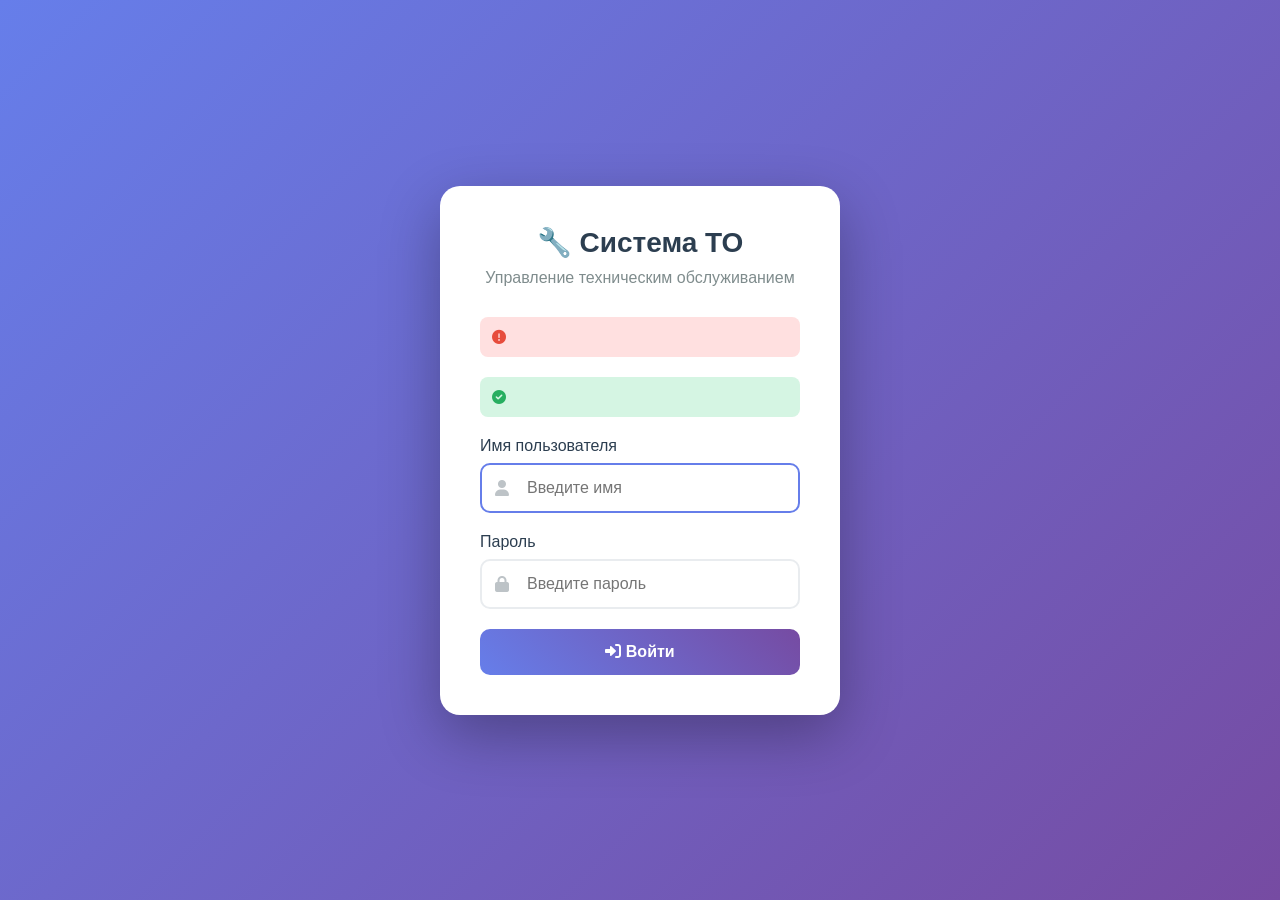
<file: src/main/resources/templates/login.html>
<!DOCTYPE html>
<html xmlns:th="http://www.thymeleaf.org">
<head>
    <meta charset="UTF-8">
    <meta name="viewport" content="width=device-width, initial-scale=1.0">
    <title>Вход в систему ТО</title>
    <link rel="stylesheet" href="https://cdnjs.cloudflare.com/ajax/libs/font-awesome/6.0.0/css/all.min.css">
    <style>
        * { margin: 0; padding: 0; box-sizing: border-box; }

        body {
            font-family: 'Segoe UI', Tahoma, Geneva, Verdana, sans-serif;
            background: linear-gradient(135deg, #667eea 0%, #764ba2 100%);
            min-height: 100vh;
            display: flex;
            align-items: center;
            justify-content: center;
        }

        .login-box {
            background: white;
            padding: 40px;
            border-radius: 20px;
            box-shadow: 0 20px 60px rgba(0,0,0,0.3);
            width: 400px;
        }

        .login-box h1 {
            text-align: center;
            color: #2c3e50;
            margin-bottom: 10px;
            font-size: 28px;
        }

        .login-box p {
            text-align: center;
            color: #7f8c8d;
            margin-bottom: 30px;
        }

        .form-group {
            margin-bottom: 20px;
        }

        .form-group label {
            display: block;
            margin-bottom: 8px;
            color: #2c3e50;
            font-weight: 500;
        }

        .input-icon {
            position: relative;
        }

        .input-icon i {
            position: absolute;
            left: 15px;
            top: 50%;
            transform: translateY(-50%);
            color: #bdc3c7;
        }

        .input-icon input {
            width: 100%;
            padding: 14px 15px 14px 45px;
            border: 2px solid #e9ecef;
            border-radius: 10px;
            font-size: 16px;
            transition: border-color 0.3s;
        }

        .input-icon input:focus {
            outline: none;
            border-color: #667eea;
        }

        .btn-login {
            width: 100%;
            padding: 14px;
            background: linear-gradient(45deg, #667eea, #764ba2);
            color: white;
            border: none;
            border-radius: 10px;
            font-size: 16px;
            font-weight: 600;
            cursor: pointer;
            transition: transform 0.2s;
        }

        .btn-login:hover {
            transform: translateY(-2px);
        }

        .alert {
            padding: 12px;
            border-radius: 8px;
            margin-bottom: 20px;
            font-size: 14px;
        }

        .alert-error {
            background: #ffe0e0;
            color: #e74c3c;
        }

        .alert-success {
            background: #d5f5e3;
            color: #27ae60;
        }

        .demo-info {
            margin-top: 25px;
            padding-top: 20px;
            border-top: 1px solid #e9ecef;
            text-align: center;
            font-size: 13px;
            color: #7f8c8d;
        }

        .demo-info strong {
            color: #2c3e50;
        }
    </style>
</head>
<body>
<div class="login-box">
    <h1>🔧 Система ТО</h1>
    <p>Управление техническим обслуживанием</p>

    <div th:if="${error}" class="alert alert-error">
        <i class="fas fa-exclamation-circle"></i> <span th:text="${error}"></span>
    </div>

    <div th:if="${message}" class="alert alert-success">
        <i class="fas fa-check-circle"></i> <span th:text="${message}"></span>
    </div>

    <form th:action="@{/login}" method="post">
        <div class="form-group">
            <label>Имя пользователя</label>
            <div class="input-icon">
                <i class="fas fa-user"></i>
                <input type="text" name="username" placeholder="Введите имя" required autofocus>
            </div>
        </div>

        <div class="form-group">
            <label>Пароль</label>
            <div class="input-icon">
                <i class="fas fa-lock"></i>
                <input type="password" name="password" placeholder="Введите пароль" required>
            </div>
        </div>

        <button type="submit" class="btn-login">
            <i class="fas fa-sign-in-alt"></i> Войти
        </button>
    </form>

    
</div>
</body>
</html>
</file>
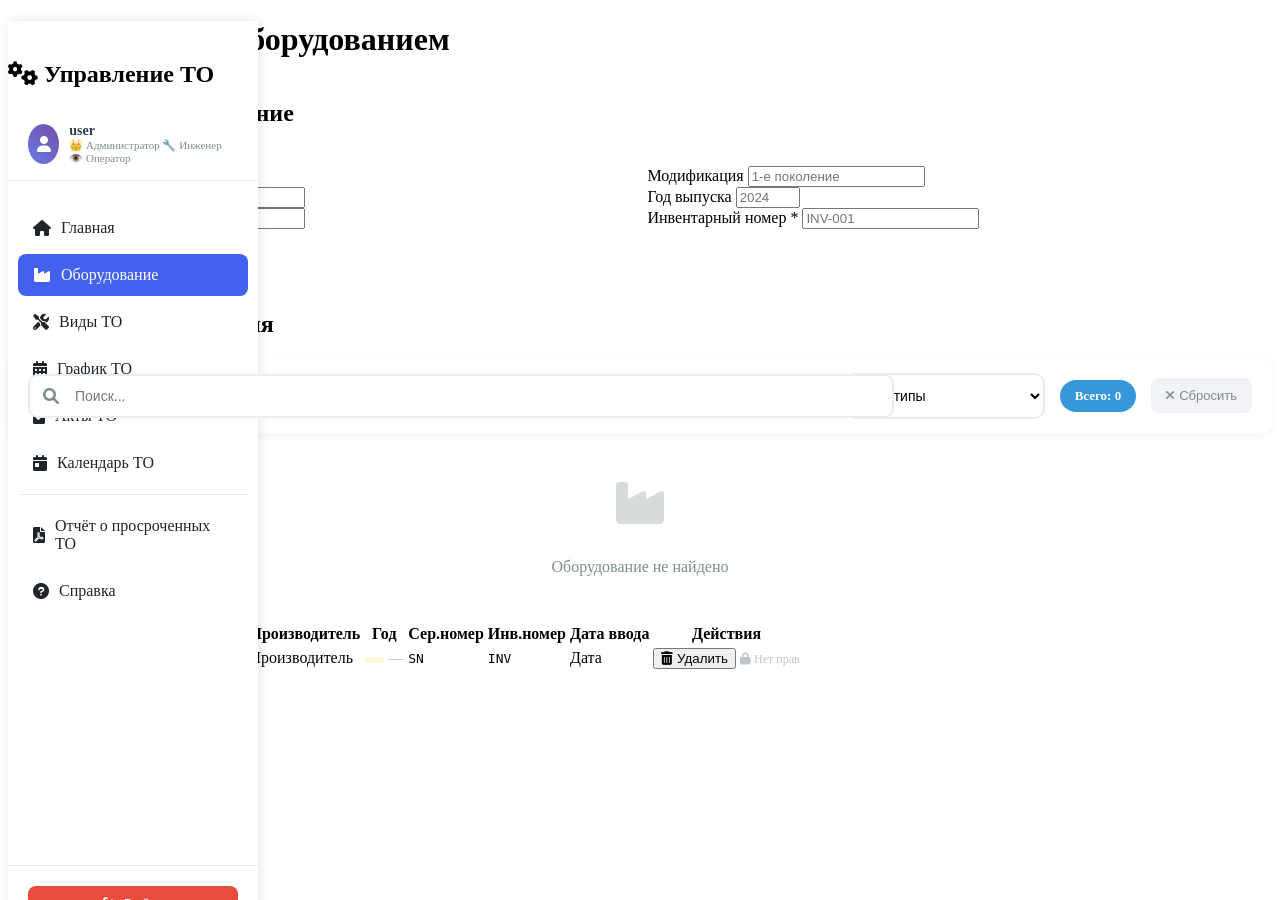
<file: src/main/resources/templates/machines.html>
<!-- src/main/resources/templates/machines.html -->
<!DOCTYPE html>
<html xmlns:th="http://www.thymeleaf.org"
      xmlns:sec="http://www.thymeleaf.org/extras/spring-security">
<head>
    <meta charset="UTF-8">
    <meta name="viewport" content="width=device-width, initial-scale=1.0, maximum-scale=1.0, minimum-scale=1.0, user-scalable=no">
    <title>Оборудование | Система ТО</title>
    <link rel="stylesheet" th:href="@{/css/style.css}">
    <link rel="stylesheet" th:href="@{/css/buttons.css}">
    <link rel="stylesheet" href="https://cdnjs.cloudflare.com/ajax/libs/font-awesome/6.0.0/css/all.min.css">
    <style>
        .content-vertical { display: flex; flex-direction: column; gap: 20px; }
        .search-filter-bar {
            background: white; padding: 15px 20px; border-radius: 12px;
            margin-bottom: 15px; box-shadow: 0 2px 10px rgba(0,0,0,0.05);
        }
        .search-row { display: flex; gap: 15px; flex-wrap: wrap; align-items: center; }
        .search-box { flex: 1; min-width: 200px; position: relative; }
        .search-box input {
            width: 100%; padding: 12px 15px 12px 45px;
            border: 2px solid #e9ecef; border-radius: 10px; font-size: 14px;
        }
        .search-box i { position: absolute; left: 15px; top: 50%; transform: translateY(-50%); color: #7f8c8d; }
        .filter-select {
            padding: 12px 15px; border: 2px solid #e9ecef;
            border-radius: 10px; font-size: 14px; background: white;
            min-width: 200px; cursor: pointer;
        }
        .results-count {
            background: #3498db; color: white; padding: 8px 15px;
            border-radius: 20px; font-size: 13px; font-weight: 600;
        }
        .clear-filters {
            padding: 10px 15px; background: #f0f2f5; border: none;
            border-radius: 8px; cursor: pointer; color: #7f8c8d;
            font-size: 13px; display: flex; align-items: center; gap: 5px;
        }
        .machine-type-badge {
            display: inline-block; padding: 4px 12px; border-radius: 20px;
            font-size: 12px; font-weight: 600; background: #e8f4ff; color: #3498db;
        }
        .modification-badge {
            display: inline-block; padding: 3px 10px; border-radius: 12px;
            font-size: 12px; font-weight: 600; background: #f0fff4;
            color: #27ae60; border: 1px solid #27ae60;
        }
        .year-badge {
            display: inline-block; padding: 3px 10px; border-radius: 12px;
            font-size: 12px; font-weight: 600; background: #fff9db; color: #f39c12;
        }
        .form-row { display: grid; grid-template-columns: 1fr 1fr; gap: 15px; }
        .no-results { text-align: center; padding: 30px; color: #7f8c8d; }

        /* Боковое меню */
        .sidebar {
            width: 250px; background: white; padding: 20px 0;
            position: fixed; height: 100vh; overflow-y: auto;
            box-shadow: 2px 0 10px rgba(0,0,0,0.1);
            display: flex; flex-direction: column;
        }
        .nav-menu { list-style: none; padding: 0 10px; flex: 1; }
        .nav-menu li { margin-bottom: 5px; }
        .nav-menu a {
            display: flex; align-items: center; gap: 10px;
            padding: 12px 15px; color: #212529; text-decoration: none;
            border-radius: 8px; transition: all 0.3s; font-weight: 500;
        }
        .nav-menu a:hover { background: #f0f2ff; color: #4361ee; }
        .nav-menu a.active { background: #4361ee; color: white; }

        @media (max-width: 768px) {
            .form-row { grid-template-columns: 1fr; }
            .search-row { flex-direction: column; }
        }
    </style>
</head>
<body>
<div class="container">
    <div class="sidebar">
        <h2><i class="fas fa-cogs"></i> Управление ТО</h2>

        <div style="padding: 15px 20px; border-bottom: 1px solid #e9ecef; margin-bottom: 10px;">
            <div style="display: flex; align-items: center; gap: 10px;">
                <div style="width: 40px; height: 40px; background: linear-gradient(45deg, #667eea, #764ba2); border-radius: 50%; display: flex; align-items: center; justify-content: center; color: white; font-size: 16px;">
                    <i class="fas fa-user"></i>
                </div>
                <div>
                    <div style="font-size: 14px; font-weight: 600; color: #2c3e50;" sec:authentication="name">user</div>
                    <div style="font-size: 11px; color: #7f8c8d;">
                        <span sec:authorize="hasRole('ROLE_ADMIN')">👑 Администратор</span>
                        <span sec:authorize="hasRole('ROLE_ENGINEER')">🔧 Инженер</span>
                        <span sec:authorize="hasRole('ROLE_OPERATOR')">👁️ Оператор</span>
                    </div>
                </div>
            </div>
        </div>

        <ul class="nav-menu">
            <li><a href="/"><i class="fas fa-home"></i> Главная</a></li>
            <li><a class="active" href="/machines"><i class="fas fa-industry"></i> Оборудование</a></li>
            <li><a href="/maintenance-types"><i class="fas fa-tools"></i> Виды ТО</a></li>
            <li><a href="/schedule"><i class="fas fa-calendar-alt"></i> График ТО</a></li>
            <li><a href="/maintenance-acts"><i class="fas fa-clipboard-check"></i> Акты ТО</a></li>
            <li><a href="/calendar"><i class="fas fa-calendar-day"></i> Календарь ТО</a></li>


            <li sec:authorize="hasAnyRole('ROLE_ADMIN', 'ROLE_ENGINEER')"
                style="border-top:1px solid #e9ecef; margin-top:10px; padding-top:10px;">
                <a href="/reports/overdue">
                    <i class="fas fa-file-pdf"></i> Отчёт о просроченных ТО
                </a>
            </li>

            <li><a href="/help"><i class="fas fa-question-circle"></i> Справка</a></li>
        </ul>

        <div style="padding: 20px; border-top: 1px solid #e9ecef;">
            <form th:action="@{/logout}" method="post">
                <button type="submit" style="width: 100%; padding: 10px; background: #e74c3c; color: white; border: none; border-radius: 8px; cursor: pointer; display: flex; align-items: center; justify-content: center; gap: 8px;">
                    <i class="fas fa-sign-out-alt"></i> Выйти
                </button>
            </form>
        </div>
    </div>

    <div class="main-content">
        <header>
            <h1><i class="fas fa-industry"></i> Управление оборудованием</h1>
        </header>

        <div class="content-vertical">
            <!-- Форма -->
            <div class="card" sec:authorize="hasRole('ROLE_ADMIN')">
                <h2><i class="fas fa-plus-circle"></i> Добавить оборудование</h2>
                <form th:action="@{/machines/add}" method="post">
                    <div class="form-group">
                        <label>Тип оборудования *</label>
                        <select name="typeId" required>
                            <option value="">Выберите тип</option>
                            <option th:each="t : ${machineTypes}" th:value="${t.id}" th:text="${t.name}"></option>
                        </select>
                    </div>
                    <div class="form-row">
                        <div class="form-group">
                            <label>Модель *</label>
                            <input type="text" name="model" placeholder="CTX-500" required>
                        </div>
                        <div class="form-group">
                            <label>Модификация</label>
                            <input type="text" name="modification" placeholder="1-е поколение">
                        </div>
                    </div>
                    <div class="form-row">
                        <div class="form-group">
                            <label>Производитель *</label>
                            <input type="text" name="manufacturer" placeholder="DMG MORI" required>
                        </div>
                        <div class="form-group">
                            <label>Год выпуска</label>
                            <input type="number" name="manufacturingYear" placeholder="2024" min="1950" max="2030">
                        </div>
                    </div>
                    <div class="form-row">
                        <div class="form-group">
                            <label>Серийный номер</label>
                            <input type="text" name="serialNumber" placeholder="SN-XXXX">
                        </div>
                        <div class="form-group">
                            <label>Инвентарный номер *</label>
                            <input type="text" name="invNumber" placeholder="INV-001" required>
                        </div>
                    </div>
                    <div class="form-group">
                        <label>Дата ввода *</label>
                        <input type="date" name="commissionedAt" required>
                    </div>
                    <button type="submit" class="btn">
                        <i class="fas fa-save"></i> Сохранить
                    </button>
                </form>
            </div>

            <!-- Таблица -->
            <div class="card">
                <h2><i class="fas fa-list"></i> Список оборудования</h2>

                <div class="search-filter-bar">
                    <div class="search-row">
                        <div class="search-box">
                            <i class="fas fa-search"></i>
                            <input type="text" id="searchInput" placeholder="Поиск...">
                        </div>
                        <select class="filter-select" id="typeFilter">
                            <option value="">Все типы</option>
                            <option th:each="t : ${machineTypes}" th:value="${t.name}" th:text="${t.name}"></option>
                        </select>
                        <span class="results-count">
                            Всего: <strong th:text="${machines != null ? machines.size() : 0}">0</strong>
                        </span>
                        <button class="clear-filters" id="clearFilters">
                            <i class="fas fa-times"></i> Сбросить
                        </button>
                    </div>
                </div>

                <div th:if="${machines == null or machines.empty}" class="no-results">
                    <i class="fas fa-industry fa-3x" style="margin-bottom: 15px; opacity: 0.3;"></i>
                    <p>Оборудование не найдено</p>
                </div>

                <div th:if="${machines != null and not machines.empty}" style="overflow-x: auto;">
                    <table class="data-table" id="machinesTable">
                        <thead>
                        <tr>
                            <th>ID</th>
                            <th>Тип</th>
                            <th>Модель</th>
                            <th>Модификация</th>
                            <th>Производитель</th>
                            <th>Год</th>
                            <th>Сер.номер</th>
                            <th>Инв.номер</th>
                            <th>Дата ввода</th>
                            <th>Действия</th>
                        </tr>
                        </thead>
                        <tbody id="machinesTableBody">
                        <tr th:each="m : ${machines}">
                            <td th:text="${m.id}">1</td>
                            <td><span class="machine-type-badge" th:text="${m.machineType?.name}">Тип</span></td>
                            <td><strong th:text="${m.model}">Модель</strong></td>
                            <td>
                                <span th:if="${m.modification != null and !m.modification.isEmpty()}"
                                      class="modification-badge" th:text="${m.modification}"></span>
                                <span th:if="${m.modification == null or m.modification.isEmpty()}"
                                      style="color:#bdc3c7;">—</span>
                            </td>
                            <td th:text="${m.manufacturer}">Производитель</td>
                            <td>
                                <span th:if="${m.manufacturingYear != null}" class="year-badge"
                                      th:text="${m.manufacturingYear} + ' г.'"></span>
                                <span th:if="${m.manufacturingYear == null}" style="color:#bdc3c7;">—</span>
                            </td>
                            <td><code th:text="${m.serialNumber != null ? m.serialNumber : '—'}">SN</code></td>
                            <td><code th:text="${m.invNumber}">INV</code></td>
                            <td th:text="${m.commissionedAt}">Дата</td>
                            <td>
                                <form sec:authorize="hasRole('ROLE_ADMIN')"
                                      th:action="'/machines/delete/' + ${m.id}"
                                      method="post" style="display:inline;">
                                    <button type="submit" class="btn-delete-sm"
                                            onclick="return confirm('Удалить оборудование?')">
                                        <i class="fas fa-trash-alt"></i> Удалить
                                    </button>
                                </form>
                                <span sec:authorize="!hasRole('ROLE_ADMIN')"
                                      style="color:#bdc3c7;font-size:12px;">
                                    <i class="fas fa-lock"></i> Нет прав
                                </span>
                            </td>
                        </tr>
                        </tbody>
                    </table>
                </div>
            </div>
        </div>
    </div>
</div>
<div class="bottom-nav" style="display:none;">
    <div class="nav-grid">
        <a href="/"><i class="fas fa-home"></i><span>Главная</span></a>
        <a href="/machines" class="active"><i class="fas fa-industry"></i><span>Оборуд.</span></a>
        <a href="/maintenance-types"><i class="fas fa-tools"></i><span>Виды ТО</span></a>
        <a href="/schedule"><i class="fas fa-calendar-alt"></i><span>График</span></a>
        <a href="/calendar"><i class="fas fa-calendar-day"></i><span>Календарь</span></a>

        <a href="/help"><i class="fas fa-question-circle"></i><span>Справка</span></a>
    </div>
</div>


<script>
    document.addEventListener('DOMContentLoaded', function() {
        const searchInput = document.getElementById('searchInput');
        const typeFilter = document.getElementById('typeFilter');
        const clearFilters = document.getElementById('clearFilters');
        const tableBody = document.getElementById('machinesTableBody');

        function filterTable() {
            if (!tableBody) return;
            const searchTerm = (searchInput?.value || '').toLowerCase();
            const filterType = (typeFilter?.value || '').toLowerCase();
            const rows = tableBody.querySelectorAll('tr');
            rows.forEach(row => {
                const text = row.textContent.toLowerCase();
                const matchesSearch = searchTerm === '' || text.includes(searchTerm);
                const matchesType = filterType === '' || text.includes(filterType);
                row.style.display = (matchesSearch && matchesType) ? '' : 'none';
            });
        }

        if (searchInput) searchInput.addEventListener('input', filterTable);
        if (typeFilter) typeFilter.addEventListener('change', filterTable);
        if (clearFilters) clearFilters.addEventListener('click', function() {
            if (searchInput) searchInput.value = '';
            if (typeFilter) typeFilter.value = '';
            filterTable();
        });

        const dateInput = document.querySelector('input[type="date"]');
        if (dateInput && !dateInput.value) {
            dateInput.value = new Date().toISOString().split('T')[0];
        }
    });
</script>

</body>
</html>
</file>
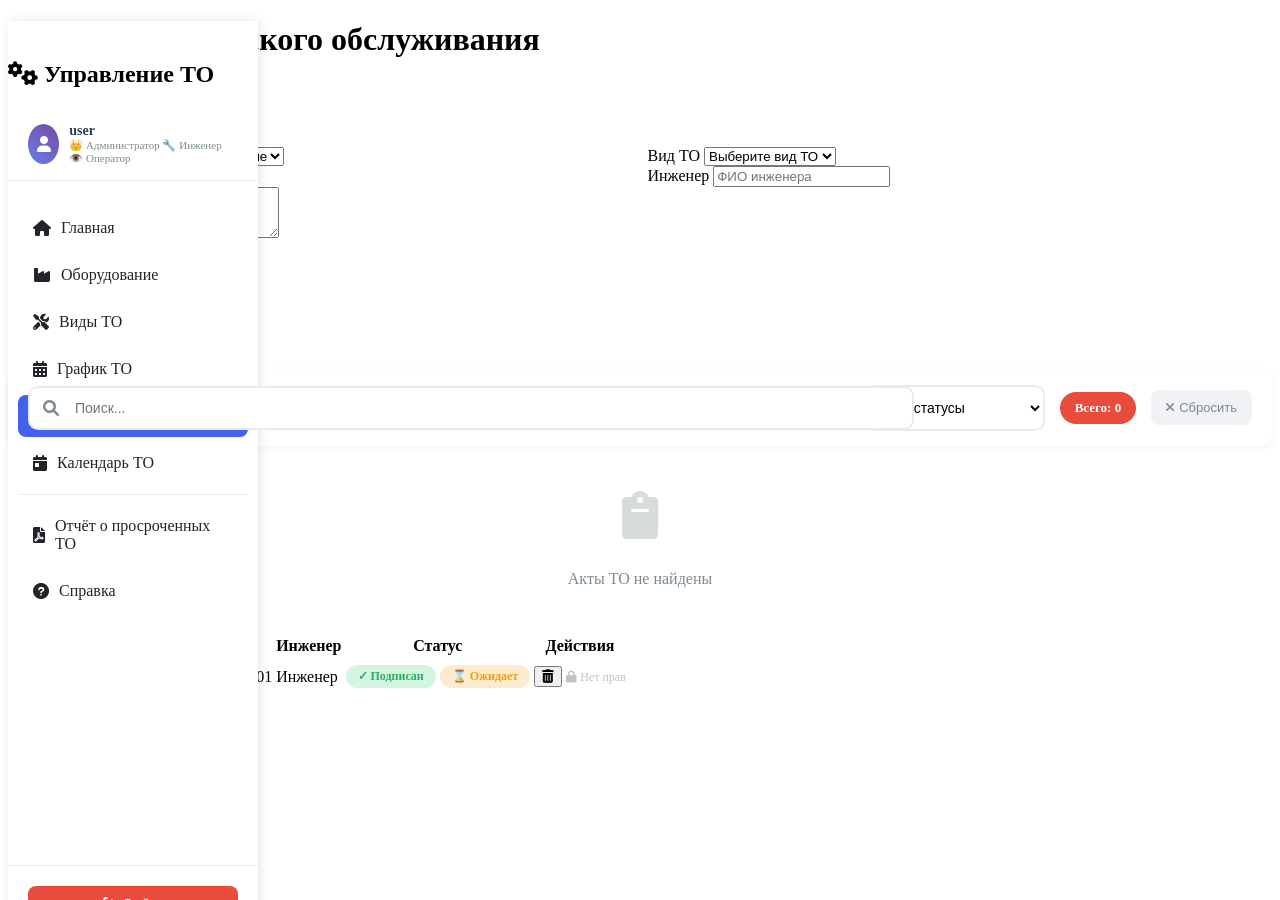
<file: src/main/resources/templates/maintenance-acts.html>
<!-- src/main/resources/templates/maintenance-acts.html -->
<!DOCTYPE html>
<html xmlns:th="http://www.thymeleaf.org"
      xmlns:sec="http://www.thymeleaf.org/extras/spring-security">
<head>
    <meta charset="UTF-8">
    <meta name="viewport" content="width=device-width, initial-scale=1.0, maximum-scale=1.0, minimum-scale=1.0, user-scalable=no">
    <title>Акты ТО | Система ТО</title>
    <link rel="stylesheet" th:href="@{/css/style.css}">
    <link rel="stylesheet" th:href="@{/css/buttons.css}">
    <link rel="stylesheet" href="https://cdnjs.cloudflare.com/ajax/libs/font-awesome/6.0.0/css/all.min.css">
    <style>
        .content-vertical { display: flex; flex-direction: column; gap: 20px; }
        .search-filter-bar {
            background: white; padding: 15px 20px; border-radius: 12px;
            margin-bottom: 15px; box-shadow: 0 2px 10px rgba(0,0,0,0.05);
        }
        .search-row { display: flex; gap: 15px; flex-wrap: wrap; align-items: center; }
        .search-box { flex: 1; min-width: 200px; position: relative; }
        .search-box input {
            width: 100%; padding: 12px 15px 12px 45px;
            border: 2px solid #e9ecef; border-radius: 10px; font-size: 14px;
        }
        .search-box input:focus {
            outline: none; border-color: #3498db;
            box-shadow: 0 0 0 3px rgba(52,152,219,0.1);
        }
        .search-box i { position: absolute; left: 15px; top: 50%; transform: translateY(-50%); color: #7f8c8d; }
        .filter-select {
            padding: 12px 15px; border: 2px solid #e9ecef;
            border-radius: 10px; font-size: 14px; background: white;
            min-width: 180px; cursor: pointer;
        }
        .results-count {
            background: #e74c3c; color: white; padding: 8px 15px;
            border-radius: 20px; font-size: 13px; font-weight: 600;
        }
        .clear-filters {
            padding: 10px 15px; background: #f0f2f5; border: none;
            border-radius: 8px; cursor: pointer; color: #7f8c8d;
            font-size: 13px; display: flex; align-items: center; gap: 5px;
        }
        .form-row { display: grid; grid-template-columns: 1fr 1fr; gap: 15px; }
        .status-badge {
            display: inline-block; padding: 4px 12px; border-radius: 20px;
            font-size: 12px; font-weight: 600;
        }
        .status-signed { background: #d5f5e3; color: #27ae60; }
        .status-pending { background: #fdebd0; color: #f39c12; }
        .no-results { text-align: center; padding: 30px; color: #7f8c8d; }

        .sidebar {
            width: 250px; background: white; padding: 20px 0;
            position: fixed; height: 100vh; overflow-y: auto;
            box-shadow: 2px 0 10px rgba(0,0,0,0.1);
            display: flex; flex-direction: column;
        }
        .nav-menu { list-style: none; padding: 0 10px; flex: 1; }
        .nav-menu li { margin-bottom: 5px; }
        .nav-menu a {
            display: flex; align-items: center; gap: 10px;
            padding: 12px 15px; color: #212529; text-decoration: none;
            border-radius: 8px; transition: all 0.3s; font-weight: 500;
        }
        .nav-menu a:hover { background: #f0f2ff; color: #4361ee; }
        .nav-menu a.active { background: #4361ee; color: white; }

        @media (max-width: 768px) {
            .form-row { grid-template-columns: 1fr; }
            .search-row { flex-direction: column; }
        }
    </style>
</head>
<body>
<div class="container">
    <div class="sidebar">
        <h2><i class="fas fa-cogs"></i> Управление ТО</h2>
        <div style="padding: 15px 20px; border-bottom: 1px solid #e9ecef; margin-bottom: 10px;">
            <div style="display: flex; align-items: center; gap: 10px;">
                <div style="width: 40px; height: 40px; background: linear-gradient(45deg, #667eea, #764ba2); border-radius: 50%; display: flex; align-items: center; justify-content: center; color: white; font-size: 16px;">
                    <i class="fas fa-user"></i>
                </div>
                <div>
                    <div style="font-size: 14px; font-weight: 600; color: #2c3e50;" sec:authentication="name">user</div>
                    <div style="font-size: 11px; color: #7f8c8d;">
                        <span sec:authorize="hasRole('ROLE_ADMIN')">👑 Администратор</span>
                        <span sec:authorize="hasRole('ROLE_ENGINEER')">🔧 Инженер</span>
                        <span sec:authorize="hasRole('ROLE_OPERATOR')">👁️ Оператор</span>
                    </div>
                </div>
            </div>
        </div>
        <ul class="nav-menu">
            <li><a href="/"><i class="fas fa-home"></i> Главная</a></li>
            <li><a href="/machines"><i class="fas fa-industry"></i> Оборудование</a></li>
            <li><a href="/maintenance-types"><i class="fas fa-tools"></i> Виды ТО</a></li>
            <li><a href="/schedule"><i class="fas fa-calendar-alt"></i> График ТО</a></li>
            <li><a class="active" href="/maintenance-acts"><i class="fas fa-clipboard-check"></i> Акты ТО</a></li>
            <li><a href="/calendar"><i class="fas fa-calendar-day"></i> Календарь ТО</a></li>
            <li sec:authorize="hasAnyRole('ROLE_ADMIN', 'ROLE_ENGINEER')"
                style="border-top:1px solid #e9ecef; margin-top:10px; padding-top:10px;">
                <a href="/reports/overdue">
                    <i class="fas fa-file-pdf"></i> Отчёт о просроченных ТО
                </a>
            </li>
            <li><a href="/help"><i class="fas fa-question-circle"></i> Справка</a></li>
        </ul>

        <div style="padding: 20px; border-top: 1px solid #e9ecef;">
            <form th:action="@{/logout}" method="post">
                <button type="submit" style="width: 100%; padding: 10px; background: #e74c3c; color: white; border: none; border-radius: 8px; cursor: pointer; display: flex; align-items: center; justify-content: center; gap: 8px;">
                    <i class="fas fa-sign-out-alt"></i> Выйти
                </button>
            </form>
        </div>
    </div>

    <div class="main-content">
        <header>
            <h1><i class="fas fa-clipboard-check"></i> Акты технического обслуживания</h1>
        </header>

        <div class="content-vertical">
            <!-- Форма (ADMIN и ENGINEER) -->
            <div class="card" sec:authorize="hasAnyRole('ROLE_ADMIN', 'ROLE_ENGINEER')">
                <h2><i class="fas fa-plus-circle"></i> Создать акт ТО</h2>
                <form th:action="@{/maintenance-acts/add}" method="post">
                    <div class="form-row">
                        <div class="form-group">
                            <label>Оборудование</label>
                            <select name="machine" required>
                                <option value="">Выберите оборудование</option>
                                <option th:each="m : ${machines}" th:value="${m.id}"
                                        th:text="${m.model + ' (' + m.invNumber + ')'}"></option>
                            </select>
                        </div>
                        <div class="form-group">
                            <label>Вид ТО</label>
                            <select name="maintenanceType" required>
                                <option value="">Выберите вид ТО</option>
                                <option th:each="t : ${types}" th:value="${t.id}" th:text="${t.name}"></option>
                            </select>
                        </div>
                    </div>
                    <div class="form-row">
                        <div class="form-group">
                            <label>Дата выполнения</label>
                            <input type="date" name="date" required>
                        </div>
                        <div class="form-group">
                            <label>Инженер</label>
                            <input type="text" name="engineer" placeholder="ФИО инженера" required>
                        </div>
                    </div>
                    <div class="form-group">
                        <label>Примечания</label>
                        <textarea name="notes" rows="3" placeholder="Дополнительная информация..."></textarea>
                    </div>
                    <div class="form-group">
                        <label>
                            <input type="checkbox" name="signed" value="true"> Акт подписан
                        </label>
                    </div>
                    <button type="submit" class="btn">
                        <i class="fas fa-save"></i> Сохранить акт
                    </button>
                </form>
            </div>

            <!-- Список актов -->
            <div class="card">
                <h2><i class="fas fa-list"></i> Акты ТО</h2>

                <div class="search-filter-bar">
                    <div class="search-row">
                        <div class="search-box">
                            <i class="fas fa-search"></i>
                            <input type="text" id="searchInput" placeholder="Поиск...">
                        </div>
                        <select class="filter-select" id="statusFilter">
                            <option value="">Все статусы</option>
                            <option value="signed">Подписанные</option>
                            <option value="pending">Ожидают</option>
                        </select>
                        <span class="results-count">
                            Всего: <strong th:text="${acts != null ? acts.size() : 0}">0</strong>
                        </span>
                        <button class="clear-filters" id="clearFilters">
                            <i class="fas fa-times"></i> Сбросить
                        </button>
                    </div>
                </div>

                <div th:if="${acts == null or acts.empty}" class="no-results">
                    <i class="fas fa-clipboard fa-3x" style="margin-bottom: 15px; opacity: 0.3;"></i>
                    <p>Акты ТО не найдены</p>
                </div>

                <div th:if="${acts != null and not acts.empty}" style="overflow-x: auto;">
                    <table class="data-table" id="actsTable">
                        <thead>
                        <tr>
                            <th>ID</th>
                            <th>Оборудование</th>
                            <th>Вид ТО</th>
                            <th>Дата</th>
                            <th>Инженер</th>
                            <th>Статус</th>
                            <th>Действия</th>
                        </tr>
                        </thead>
                        <tbody id="actsTableBody">
                        <tr th:each="act : ${acts}">
                            <td th:text="${act.id}">1</td>
                            <td>
                                <strong th:text="${act.machine?.model}">Модель</strong>
                                <br><small th:text="${act.machine?.invNumber}">INV</small>
                            </td>
                            <td th:text="${act.maintenanceType?.name}">ТО</td>
                            <td th:text="${act.date}">2024-01-01</td>
                            <td th:text="${act.engineer}">Инженер</td>
                            <td>
                                <span th:if="${act.signed}" class="status-badge status-signed">✓ Подписан</span>
                                <span th:if="${not act.signed}" class="status-badge status-pending">⌛ Ожидает</span>
                            </td>
                            <td>
                                <form sec:authorize="hasRole('ROLE_ADMIN')"
                                      th:action="'/maintenance-acts/delete/' + ${act.id}"
                                      method="post" style="display:inline;">
                                    <button type="submit" class="btn-delete-sm" onclick="return confirm('Удалить?')">
                                        <i class="fas fa-trash-alt"></i>
                                    </button>
                                </form>
                                <span sec:authorize="!hasRole('ROLE_ADMIN')" style="color:#bdc3c7;font-size:12px;">
                                    <i class="fas fa-lock"></i> Нет прав

                                </span>
                            </td>
                        </tr>
                        </tbody>
                    </table>
                </div>
            </div>
        </div>
    </div>
</div>
<div class="bottom-nav" style="display:none;">
    <div class="nav-grid">
        <a href="/"><i class="fas fa-home"></i><span>Главная</span></a>
        <a href="/machines"><i class="fas fa-industry"></i><span>Оборуд.</span></a>
        <a href="/maintenance-types"><i class="fas fa-tools"></i><span>Виды ТО</span></a>
        <a href="/schedule"><i class="fas fa-calendar-alt"></i><span>График</span></a>
        <a href="/maintenance-acts" class="active"><i class="fas fa-clipboard-check"></i><span>Акты</span></a>

        <a href="/help"><i class="fas fa-question-circle"></i><span>Справка</span></a>
    </div>
</div>


<script>
    document.addEventListener('DOMContentLoaded', function() {
        const searchInput = document.getElementById('searchInput');
        const statusFilter = document.getElementById('statusFilter');
        const clearFilters = document.getElementById('clearFilters');
        const tableBody = document.getElementById('actsTableBody');

        function filterTable() {
            if (!tableBody) return;
            const searchTerm = (searchInput?.value || '').toLowerCase();
            const filter = statusFilter?.value || '';
            const rows = tableBody.querySelectorAll('tr');

            rows.forEach(row => {
                const text = row.textContent.toLowerCase();
                const isSigned = text.includes('подписан');
                const matchesSearch = searchTerm === '' || text.includes(searchTerm);
                let matchesStatus = true;
                if (filter === 'signed') matchesStatus = isSigned;
                if (filter === 'pending') matchesStatus = !isSigned;
                row.style.display = (matchesSearch && matchesStatus) ? '' : 'none';
            });
        }

        if (searchInput) searchInput.addEventListener('input', filterTable);
        if (statusFilter) statusFilter.addEventListener('change', filterTable);
        if (clearFilters) clearFilters.addEventListener('click', function() {
            if (searchInput) searchInput.value = '';
            if (statusFilter) statusFilter.value = '';
            filterTable();
        });

        const dateInput = document.querySelector('input[type="date"]');
        if (dateInput && !dateInput.value) {
            dateInput.value = new Date().toISOString().split('T')[0];
        }
    });
</script>

</body>
</html>
</file>
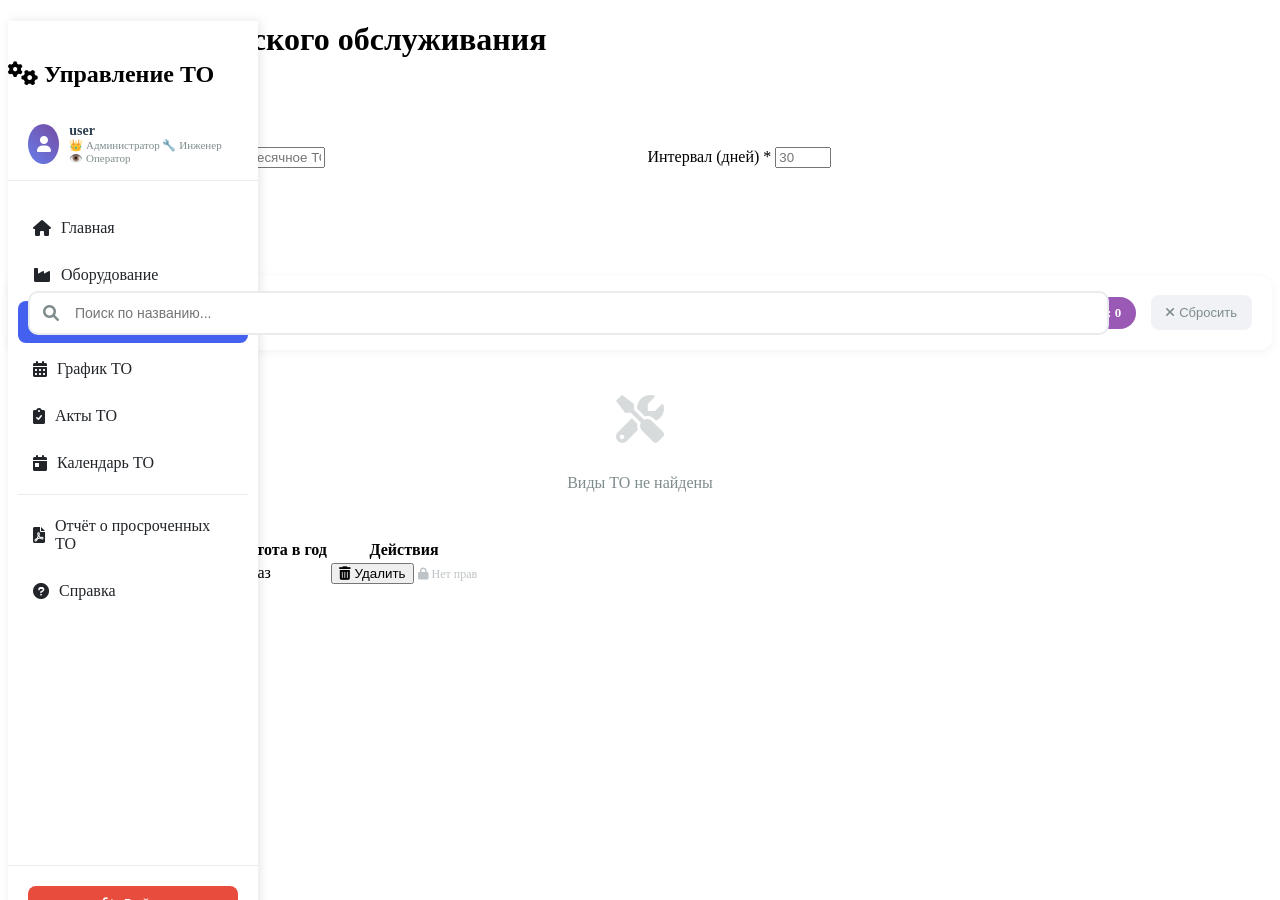
<file: src/main/resources/templates/maintenance-types.html>
<!-- src/main/resources/templates/maintenance-types.html -->
<!DOCTYPE html>
<html xmlns:th="http://www.thymeleaf.org"
      xmlns:sec="http://www.thymeleaf.org/extras/spring-security">
<head>
    <meta charset="UTF-8">
    <meta name="viewport" content="width=device-width, initial-scale=1.0, maximum-scale=1.0, minimum-scale=1.0, user-scalable=no">
    <title>Виды ТО | Система ТО</title>
    <link rel="stylesheet" th:href="@{/css/style.css}">
    <link rel="stylesheet" th:href="@{/css/buttons.css}">
    <link rel="stylesheet" href="https://cdnjs.cloudflare.com/ajax/libs/font-awesome/6.0.0/css/all.min.css">
    <style>
        .content-vertical {
            display: flex;
            flex-direction: column;
            gap: 20px;
        }

        .search-filter-bar {
            background: white;
            padding: 15px 20px;
            border-radius: 12px;
            margin-bottom: 15px;
            box-shadow: 0 2px 10px rgba(0,0,0,0.05);
        }

        .search-row {
            display: flex;
            gap: 15px;
            flex-wrap: wrap;
            align-items: center;
        }

        .search-box {
            flex: 1;
            min-width: 250px;
            position: relative;
        }

        .search-box input {
            width: 100%;
            padding: 12px 15px 12px 45px;
            border: 2px solid #e9ecef;
            border-radius: 10px;
            font-size: 14px;
        }

        .search-box input:focus {
            outline: none;
            border-color: #3498db;
            box-shadow: 0 0 0 3px rgba(52, 152, 219, 0.1);
        }

        .search-box i {
            position: absolute;
            left: 15px;
            top: 50%;
            transform: translateY(-50%);
            color: #7f8c8d;
        }

        .filter-select {
            padding: 12px 15px;
            border: 2px solid #e9ecef;
            border-radius: 10px;
            font-size: 14px;
            background: white;
            min-width: 200px;
            cursor: pointer;
        }

        .results-count {
            background: #9b59b6;
            color: white;
            padding: 8px 15px;
            border-radius: 20px;
            font-size: 13px;
            font-weight: 600;
        }

        .clear-filters {
            padding: 10px 15px;
            background: #f0f2f5;
            border: none;
            border-radius: 8px;
            cursor: pointer;
            color: #7f8c8d;
            font-size: 13px;
            display: flex;
            align-items: center;
            gap: 5px;
        }

        .clear-filters:hover {
            background: #e9ecef;
            color: #2c3e50;
        }

        .interval-badge {
            display: inline-block;
            padding: 4px 12px;
            border-radius: 20px;
            font-size: 12px;
            font-weight: 600;
        }

        .interval-daily { background: #ffe0e0; color: #e74c3c; }
        .interval-weekly { background: #ffeaa7; color: #f39c12; }
        .interval-monthly { background: #d4edff; color: #2980b9; }
        .interval-quarterly { background: #e8daef; color: #8e44ad; }
        .interval-annual { background: #d5f5e3; color: #27ae60; }

        .form-row {
            display: grid;
            grid-template-columns: 1fr 1fr;
            gap: 15px;
        }

        .no-results {
            text-align: center;
            padding: 30px;
            color: #7f8c8d;
        }

        .sidebar {
            width: 250px;
            background: white;
            padding: 20px 0;
            position: fixed;
            height: 100vh;
            overflow-y: auto;
            box-shadow: 2px 0 10px rgba(0,0,0,0.1);
            display: flex;
            flex-direction: column;
        }

        .nav-menu {
            list-style: none;
            padding: 0 10px;
            flex: 1;
        }

        .nav-menu li {
            margin-bottom: 5px;
        }

        .nav-menu a {
            display: flex;
            align-items: center;
            gap: 10px;
            padding: 12px 15px;
            color: #212529;
            text-decoration: none;
            border-radius: 8px;
            transition: all 0.3s;
            font-weight: 500;
        }

        .nav-menu a:hover {
            background: #f0f2ff;
            color: #4361ee;
        }

        .nav-menu a.active {
            background: #4361ee;
            color: white;
        }

        @media (max-width: 768px) {
            .form-row {
                grid-template-columns: 1fr;
            }
            .search-row {
                flex-direction: column;
            }
        }
    </style>
</head>
<body>
<div class="container">
    <div class="sidebar">
        <h2><i class="fas fa-cogs"></i> Управление ТО</h2>

        <div style="padding: 15px 20px; border-bottom: 1px solid #e9ecef; margin-bottom: 10px;">
            <div style="display: flex; align-items: center; gap: 10px;">
                <div style="width: 40px; height: 40px; background: linear-gradient(45deg, #667eea, #764ba2); border-radius: 50%; display: flex; align-items: center; justify-content: center; color: white; font-size: 16px;">
                    <i class="fas fa-user"></i>
                </div>
                <div>
                    <div style="font-size: 14px; font-weight: 600; color: #2c3e50;" sec:authentication="name">user</div>
                    <div style="font-size: 11px; color: #7f8c8d;">
                        <span sec:authorize="hasRole('ROLE_ADMIN')">👑 Администратор</span>
                        <span sec:authorize="hasRole('ROLE_ENGINEER')">🔧 Инженер</span>
                        <span sec:authorize="hasRole('ROLE_OPERATOR')">👁️ Оператор</span>
                    </div>
                </div>
            </div>
        </div>

        <ul class="nav-menu">
            <li><a href="/"><i class="fas fa-home"></i> Главная</a></li>
            <li><a href="/machines"><i class="fas fa-industry"></i> Оборудование</a></li>
            <li><a class="active" href="/maintenance-types"><i class="fas fa-tools"></i> Виды ТО</a></li>
            <li><a href="/schedule"><i class="fas fa-calendar-alt"></i> График ТО</a></li>
            <li><a href="/maintenance-acts"><i class="fas fa-clipboard-check"></i> Акты ТО</a></li>
            <li><a href="/calendar"><i class="fas fa-calendar-day"></i> Календарь ТО</a></li>
            <li sec:authorize="hasAnyRole('ROLE_ADMIN', 'ROLE_ENGINEER')"
                style="border-top:1px solid #e9ecef; margin-top:10px; padding-top:10px;">
                <a href="/reports/overdue">
                    <i class="fas fa-file-pdf"></i> Отчёт о просроченных ТО
                </a>
            </li>
            <li><a href="/help"><i class="fas fa-question-circle"></i> Справка</a></li>
        </ul>


        <div style="padding: 20px; border-top: 1px solid #e9ecef;">
            <form th:action="@{/logout}" method="post">
                <button type="submit" style="width: 100%; padding: 10px; background: #e74c3c; color: white; border: none; border-radius: 8px; cursor: pointer; display: flex; align-items: center; justify-content: center; gap: 8px;">
                    <i class="fas fa-sign-out-alt"></i> Выйти
                </button>
            </form>
        </div>
    </div>

    <div class="main-content">
        <header>
            <h1><i class="fas fa-tools"></i> Виды технического обслуживания</h1>
        </header>

        <div class="content-vertical">
            <!-- Форма добавления (только ADMIN) -->
            <div class="card" sec:authorize="hasRole('ROLE_ADMIN')">
                <h2><i class="fas fa-plus-circle"></i> Добавить вид ТО</h2>
                <form th:action="@{/maintenance-types/add}" method="post">
                    <div class="form-row">
                        <div class="form-group">
                            <label>Название вида ТО *</label>
                            <input type="text" name="name" placeholder="Например: Ежемесячное ТО" required>
                        </div>
                        <div class="form-group">
                            <label>Интервал (дней) *</label>
                            <input type="number" name="intervalDays" placeholder="30" required min="1" max="365">
                        </div>
                    </div>
                    <button type="submit" class="btn">
                        <i class="fas fa-save"></i> Сохранить
                    </button>
                </form>
            </div>

            <!-- Список видов ТО -->
            <div class="card">
                <h2><i class="fas fa-list"></i> Список видов ТО</h2>

                <div class="search-filter-bar">
                    <div class="search-row">
                        <div class="search-box">
                            <i class="fas fa-search"></i>
                            <input type="text" id="searchInput" placeholder="Поиск по названию...">
                        </div>
                        <span class="results-count">
                            Всего: <strong th:text="${types != null ? types.size() : 0}">0</strong>
                        </span>
                        <button class="clear-filters" id="clearFilters">
                            <i class="fas fa-times"></i> Сбросить
                        </button>
                    </div>
                </div>

                <div th:if="${types == null or types.empty}" class="no-results">
                    <i class="fas fa-tools fa-3x" style="margin-bottom: 15px; opacity: 0.3;"></i>
                    <p>Виды ТО не найдены</p>
                </div>

                <div th:if="${types != null and not types.empty}" style="overflow-x: auto;">
                    <table class="data-table" id="typesTable">
                        <thead>
                        <tr>
                            <th>ID</th>
                            <th>Название</th>
                            <th>Интервал (дней)</th>
                            <th>Частота в год</th>
                            <th>Действия</th>
                        </tr>
                        </thead>
                        <tbody id="typesTableBody">
                        <tr th:each="type : ${types}">
                            <td th:text="${type.id}">1</td>
                            <td><strong th:text="${type.name}">Название</strong></td>
                            <td>
                                <span class="interval-badge"
                                      th:classappend="${type.intervalDays == 1} ? 'interval-daily' :
                                                      (${type.intervalDays <= 7} ? 'interval-weekly' :
                                                       (${type.intervalDays <= 30} ? 'interval-monthly' :
                                                        (${type.intervalDays <= 90} ? 'interval-quarterly' : 'interval-annual')))"
                                      th:text="${type.intervalDays} + ' дн.'"></span>
                            </td>
                            <td th:with="perYear=${365.0 / type.intervalDays}"
                                th:text="${#numbers.formatDecimal(perYear, 1, 1) + ' раз'}">12 раз</td>
                            <td>
                                <form sec:authorize="hasRole('ROLE_ADMIN')"
                                      th:action="@{/maintenance-types/delete/{id}(id=${type.id})}"
                                      method="post" style="display:inline;">
                                    <button type="submit" class="btn-delete-sm" onclick="return confirm('Удалить?')">
                                        <i class="fas fa-trash-alt"></i> Удалить
                                    </button>
                                </form>
                                <span sec:authorize="!hasRole('ROLE_ADMIN')" style="color:#bdc3c7;font-size:12px;">
                                    <i class="fas fa-lock"></i>
                                    Нет прав
                                </span>
                            </td>
                        </tr>
                        </tbody>
                    </table>
                </div>
            </div>
        </div>
    </div>
</div>
<div class="bottom-nav" style="display:none;">
    <div class="nav-grid">
        <a href="/"><i class="fas fa-home"></i><span>Главная</span></a>
        <a href="/machines"><i class="fas fa-industry"></i><span>Оборуд.</span></a>
        <a href="/maintenance-types" class="active"><i class="fas fa-tools"></i><span>Виды ТО</span></a>
        <a href="/schedule"><i class="fas fa-calendar-alt"></i><span>График</span></a>
        <a href="/calendar"><i class="fas fa-calendar-day"></i><span>Календарь</span></a>
        <a href="/help"><i class="fas fa-question-circle"></i><span>Справка</span></a>
    </div>
</div>


<script>
    document.addEventListener('DOMContentLoaded', function() {
        const searchInput = document.getElementById('searchInput');
        const clearFilters = document.getElementById('clearFilters');
        const tableBody = document.getElementById('typesTableBody');

        function filterTable() {
            if (!tableBody) return;
            const searchTerm = (searchInput?.value || '').toLowerCase();
            const rows = tableBody.querySelectorAll('tr');

            rows.forEach(row => {
                const text = row.textContent.toLowerCase();
                row.style.display = (searchTerm === '' || text.includes(searchTerm)) ? '' : 'none';
            });
        }

        if (searchInput) searchInput.addEventListener('input', filterTable);
        if (clearFilters) clearFilters.addEventListener('click', () => {
            if (searchInput) searchInput.value = '';
            filterTable();
        });
    });
</script>

</body>
</html>
</file>
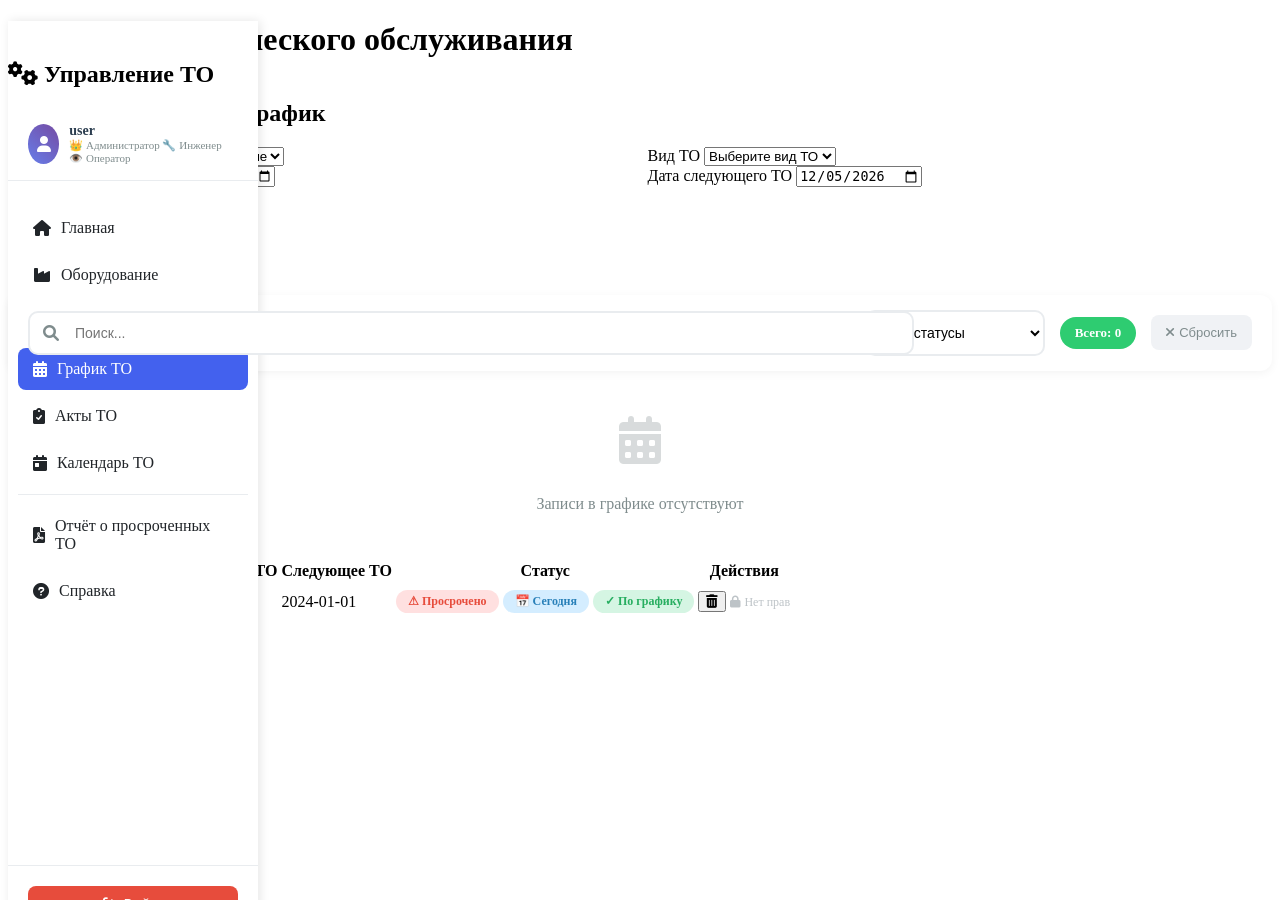
<file: src/main/resources/templates/schedule.html>
<!-- src/main/resources/templates/schedule.html -->
<!DOCTYPE html>
<html xmlns:th="http://www.thymeleaf.org"
      xmlns:sec="http://www.thymeleaf.org/extras/spring-security">
<head>
    <meta charset="UTF-8">
    <meta name="viewport" content="width=device-width, initial-scale=1.0, maximum-scale=1.0, minimum-scale=1.0, user-scalable=no">
    <title>График ТО | Система ТО</title>
    <link rel="stylesheet" th:href="@{/css/style.css}">
    <link rel="stylesheet" th:href="@{/css/buttons.css}">
    <link rel="stylesheet" href="https://cdnjs.cloudflare.com/ajax/libs/font-awesome/6.0.0/css/all.min.css">
    <style>
        .content-vertical { display: flex; flex-direction: column; gap: 20px; }
        .search-filter-bar {
            background: white; padding: 15px 20px; border-radius: 12px;
            margin-bottom: 15px; box-shadow: 0 2px 10px rgba(0,0,0,0.05);
        }
        .search-row { display: flex; gap: 15px; flex-wrap: wrap; align-items: center; }
        .search-box { flex: 1; min-width: 200px; position: relative; }
        .search-box input {
            width: 100%; padding: 12px 15px 12px 45px;
            border: 2px solid #e9ecef; border-radius: 10px; font-size: 14px;
        }
        .search-box i { position: absolute; left: 15px; top: 50%; transform: translateY(-50%); color: #7f8c8d; }
        .filter-select {
            padding: 12px 15px; border: 2px solid #e9ecef;
            border-radius: 10px; font-size: 14px; background: white;
            min-width: 180px; cursor: pointer;
        }
        .results-count {
            background: #2ecc71; color: white; padding: 8px 15px;
            border-radius: 20px; font-size: 13px; font-weight: 600;
        }
        .clear-filters {
            padding: 10px 15px; background: #f0f2f5; border: none;
            border-radius: 8px; cursor: pointer; color: #7f8c8d;
            font-size: 13px; display: flex; align-items: center; gap: 5px;
        }
        .form-row { display: grid; grid-template-columns: 1fr 1fr; gap: 15px; }
        .status-badge {
            display: inline-block; padding: 4px 12px; border-radius: 20px;
            font-size: 12px; font-weight: 600;
        }
        .status-overdue { background: #ffe0e0; color: #e74c3c; }
        .status-today { background: #d4edff; color: #2980b9; }
        .status-future { background: #d5f5e3; color: #27ae60; }
        .no-results { text-align: center; padding: 30px; color: #7f8c8d; }

        .sidebar {
            width: 250px; background: white; padding: 20px 0;
            position: fixed; height: 100vh; overflow-y: auto;
            box-shadow: 2px 0 10px rgba(0,0,0,0.1);
            display: flex; flex-direction: column;
        }
        .nav-menu { list-style: none; padding: 0 10px; flex: 1; }
        .nav-menu li { margin-bottom: 5px; }
        .nav-menu a {
            display: flex; align-items: center; gap: 10px;
            padding: 12px 15px; color: #212529; text-decoration: none;
            border-radius: 8px; transition: all 0.3s; font-weight: 500;
        }
        .nav-menu a:hover { background: #f0f2ff; color: #4361ee; }
        .nav-menu a.active { background: #4361ee; color: white; }

        @media (max-width: 768px) {
            .form-row { grid-template-columns: 1fr; }
            .search-row { flex-direction: column; }
        }
    </style>
</head>
<body>
<div class="container">
    <div class="sidebar">
        <h2><i class="fas fa-cogs"></i> Управление ТО</h2>
        <div style="padding: 15px 20px; border-bottom: 1px solid #e9ecef; margin-bottom: 10px;">
            <div style="display: flex; align-items: center; gap: 10px;">
                <div style="width: 40px; height: 40px; background: linear-gradient(45deg, #667eea, #764ba2); border-radius: 50%; display: flex; align-items: center; justify-content: center; color: white; font-size: 16px;">
                    <i class="fas fa-user"></i>
                </div>
                <div>
                    <div style="font-size: 14px; font-weight: 600; color: #2c3e50;" sec:authentication="name">user</div>
                    <div style="font-size: 11px; color: #7f8c8d;">
                        <span sec:authorize="hasRole('ROLE_ADMIN')">👑 Администратор</span>
                        <span sec:authorize="hasRole('ROLE_ENGINEER')">🔧 Инженер</span>
                        <span sec:authorize="hasRole('ROLE_OPERATOR')">👁️ Оператор</span>
                    </div>
                </div>
            </div>
        </div>
        <ul class="nav-menu">
            <li><a href="/"><i class="fas fa-home"></i> Главная</a></li>
            <li><a href="/machines"><i class="fas fa-industry"></i> Оборудование</a></li>
            <li><a href="/maintenance-types"><i class="fas fa-tools"></i> Виды ТО</a></li>
            <li><a class="active" href="/schedule"><i class="fas fa-calendar-alt"></i> График ТО</a></li>
            <li><a href="/maintenance-acts"><i class="fas fa-clipboard-check"></i> Акты ТО</a></li>
            <li><a href="/calendar"><i class="fas fa-calendar-day"></i> Календарь ТО</a></li>
            <li sec:authorize="hasAnyRole('ROLE_ADMIN', 'ROLE_ENGINEER')"
                style="border-top:1px solid #e9ecef; margin-top:10px; padding-top:10px;">
                <a href="/reports/overdue">
                    <i class="fas fa-file-pdf"></i> Отчёт о просроченных ТО
                </a>
            </li>
            <li><a href="/help"><i class="fas fa-question-circle"></i> Справка</a></li>
        </ul>

        <div style="padding: 20px; border-top: 1px solid #e9ecef;">
            <form th:action="@{/logout}" method="post">
                <button type="submit" style="width: 100%; padding: 10px; background: #e74c3c; color: white; border: none; border-radius: 8px; cursor: pointer; display: flex; align-items: center; justify-content: center; gap: 8px;">
                    <i class="fas fa-sign-out-alt"></i> Выйти
                </button>
            </form>
        </div>
    </div>

    <div class="main-content">
        <header>
            <h1><i class="fas fa-calendar-alt"></i> График технического обслуживания</h1>
        </header>

        <div class="content-vertical">
            <!-- Форма (ADMIN и ENGINEER) -->
            <div class="card" sec:authorize="hasAnyRole('ROLE_ADMIN', 'ROLE_ENGINEER')">
                <h2><i class="fas fa-plus-circle"></i> Добавить запись в график</h2>
                <form th:action="@{/schedule/add}" method="post">
                    <div class="form-row">
                        <div class="form-group">
                            <label>Оборудование</label>
                            <select name="machineId" required>
                                <option value="">Выберите оборудование</option>
                                <option th:each="m : ${machines}" th:value="${m.id}"
                                        th:text="${m.model + ' (' + m.invNumber + ')'}"></option>
                            </select>
                        </div>
                        <div class="form-group">
                            <label>Вид ТО</label>
                            <select name="typeId" required>
                                <option value="">Выберите вид ТО</option>
                                <option th:each="t : ${types}" th:value="${t.id}" th:text="${t.name}"></option>
                            </select>
                        </div>
                    </div>
                    <div class="form-row">
                        <div class="form-group">
                            <label>Дата последнего ТО</label>
                            <input type="date" name="lastDone">
                        </div>
                        <div class="form-group">
                            <label>Дата следующего ТО</label>
                            <input type="date" name="nextDue" required>
                        </div>
                    </div>
                    <button type="submit" class="btn">
                        <i class="fas fa-save"></i> Сохранить
                    </button>
                </form>
            </div>

            <!-- Список графика -->
            <div class="card">
                <h2><i class="fas fa-list"></i> Записи графика ТО</h2>

                <div class="search-filter-bar">
                    <div class="search-row">
                        <div class="search-box">
                            <i class="fas fa-search"></i>
                            <input type="text" id="searchInput" placeholder="Поиск...">
                        </div>
                        <select class="filter-select" id="statusFilter">
                            <option value="">Все статусы</option>
                            <option value="overdue">Просроченные</option>
                            <option value="today">На сегодня</option>
                            <option value="future">Будущие</option>
                        </select>
                        <span class="results-count">
                            Всего: <strong th:text="${schedules != null ? schedules.size() : 0}">0</strong>
                        </span>
                        <button class="clear-filters" id="clearFilters">
                            <i class="fas fa-times"></i> Сбросить
                        </button>
                    </div>
                </div>

                <div th:if="${schedules == null or schedules.empty}" class="no-results">
                    <i class="fas fa-calendar-alt fa-3x" style="margin-bottom: 15px; opacity: 0.3;"></i>
                    <p>Записи в графике отсутствуют</p>
                </div>

                <div th:if="${schedules != null and not schedules.empty}" style="overflow-x: auto;">
                    <table class="data-table" id="schedulesTable">
                        <thead>
                        <tr>
                            <th>Оборудование</th>
                            <th>Вид ТО</th>
                            <th>Последнее ТО</th>
                            <th>Следующее ТО</th>
                            <th>Статус</th>
                            <th>Действия</th>
                        </tr>
                        </thead>
                        <tbody id="schedulesTableBody">
                        <tr th:each="s : ${schedules}">
                            <td>
                                <strong th:text="${s.machine?.model}">Модель</strong>
                                <br><small th:text="${s.machine?.invNumber}">INV</small>
                            </td>
                            <td th:text="${s.maintenanceType?.name}">ТО</td>
                            <td th:text="${s.lastDone != null ? s.lastDone : '—'}">-</td>
                            <td th:text="${s.nextDue}">2024-01-01</td>
                            <td>
                                <span th:if="${s.nextDue != null and s.nextDue < T(java.time.LocalDate).now()}"
                                      class="status-badge status-overdue">⚠ Просрочено</span>
                                <span th:if="${s.nextDue != null and s.nextDue == T(java.time.LocalDate).now()}"
                                      class="status-badge status-today">📅 Сегодня</span>
                                <span th:if="${s.nextDue != null and s.nextDue > T(java.time.LocalDate).now()}"
                                      class="status-badge status-future">✓ По графику</span>
                            </td>
                            <td>
                                <form sec:authorize="hasRole('ROLE_ADMIN')"
                                      th:action="@{/schedule/delete}"
                                      method="post" style="display:inline;">
                                    <input type="hidden" name="machineId" th:value="${s.machine?.id}">
                                    <input type="hidden" name="typeId" th:value="${s.maintenanceType?.id}">
                                    <button type="submit" class="btn-delete-sm" onclick="return confirm('Удалить?')">
                                        <i class="fas fa-trash-alt"></i>
                                    </button>
                                </form>
                                <span sec:authorize="!hasRole('ROLE_ADMIN')" style="color:#bdc3c7;font-size:12px;">
                                    <i class="fas fa-lock"></i>
                                    Нет прав
                                </span>
                            </td>
                        </tr>
                        </tbody>
                    </table>
                </div>
            </div>
        </div>
    </div>
</div>
<div class="bottom-nav" style="display:none;">
    <div class="nav-grid">
        <a href="/"><i class="fas fa-home"></i><span>Главная</span></a>
        <a href="/machines"><i class="fas fa-industry"></i><span>Оборуд.</span></a>
        <a href="/maintenance-types"><i class="fas fa-tools"></i><span>Виды ТО</span></a>
        <a href="/schedule" class="active"><i class="fas fa-calendar-alt"></i><span>График</span></a>
        <a href="/calendar"><i class="fas fa-calendar-day"></i><span>Календарь</span></a>
        <a href="/help"><i class="fas fa-question-circle"></i><span>Справка</span></a>
    </div>
</div>

<script>
    document.addEventListener('DOMContentLoaded', function() {
        const searchInput = document.getElementById('searchInput');
        const statusFilter = document.getElementById('statusFilter');
        const clearFilters = document.getElementById('clearFilters');
        const tableBody = document.getElementById('schedulesTableBody');

        function filterTable() {
            if (!tableBody) return;
            const searchTerm = (searchInput?.value || '').toLowerCase();
            const filter = statusFilter?.value || '';
            const rows = tableBody.querySelectorAll('tr');

            rows.forEach(row => {
                const text = row.textContent.toLowerCase();
                const isOverdue = text.includes('просрочено');
                const isToday = text.includes('сегодня');
                const isFuture = text.includes('по графику');

                const matchesSearch = searchTerm === '' || text.includes(searchTerm);
                let matchesStatus = true;
                if (filter === 'overdue') matchesStatus = isOverdue;
                if (filter === 'today') matchesStatus = isToday;
                if (filter === 'future') matchesStatus = isFuture;

                row.style.display = (matchesSearch && matchesStatus) ? '' : 'none';
            });
        }

        if (searchInput) searchInput.addEventListener('input', filterTable);
        if (statusFilter) statusFilter.addEventListener('change', filterTable);
        if (clearFilters) clearFilters.addEventListener('click', function() {
            if (searchInput) searchInput.value = '';
            if (statusFilter) statusFilter.value = '';
            filterTable();
        });

        const dateInputs = document.querySelectorAll('input[type="date"]');
        const today = new Date().toISOString().split('T')[0];
        dateInputs.forEach(input => {
            if (!input.value) input.value = today;
        });
    });
</script>

</body>
</html>
</file>
